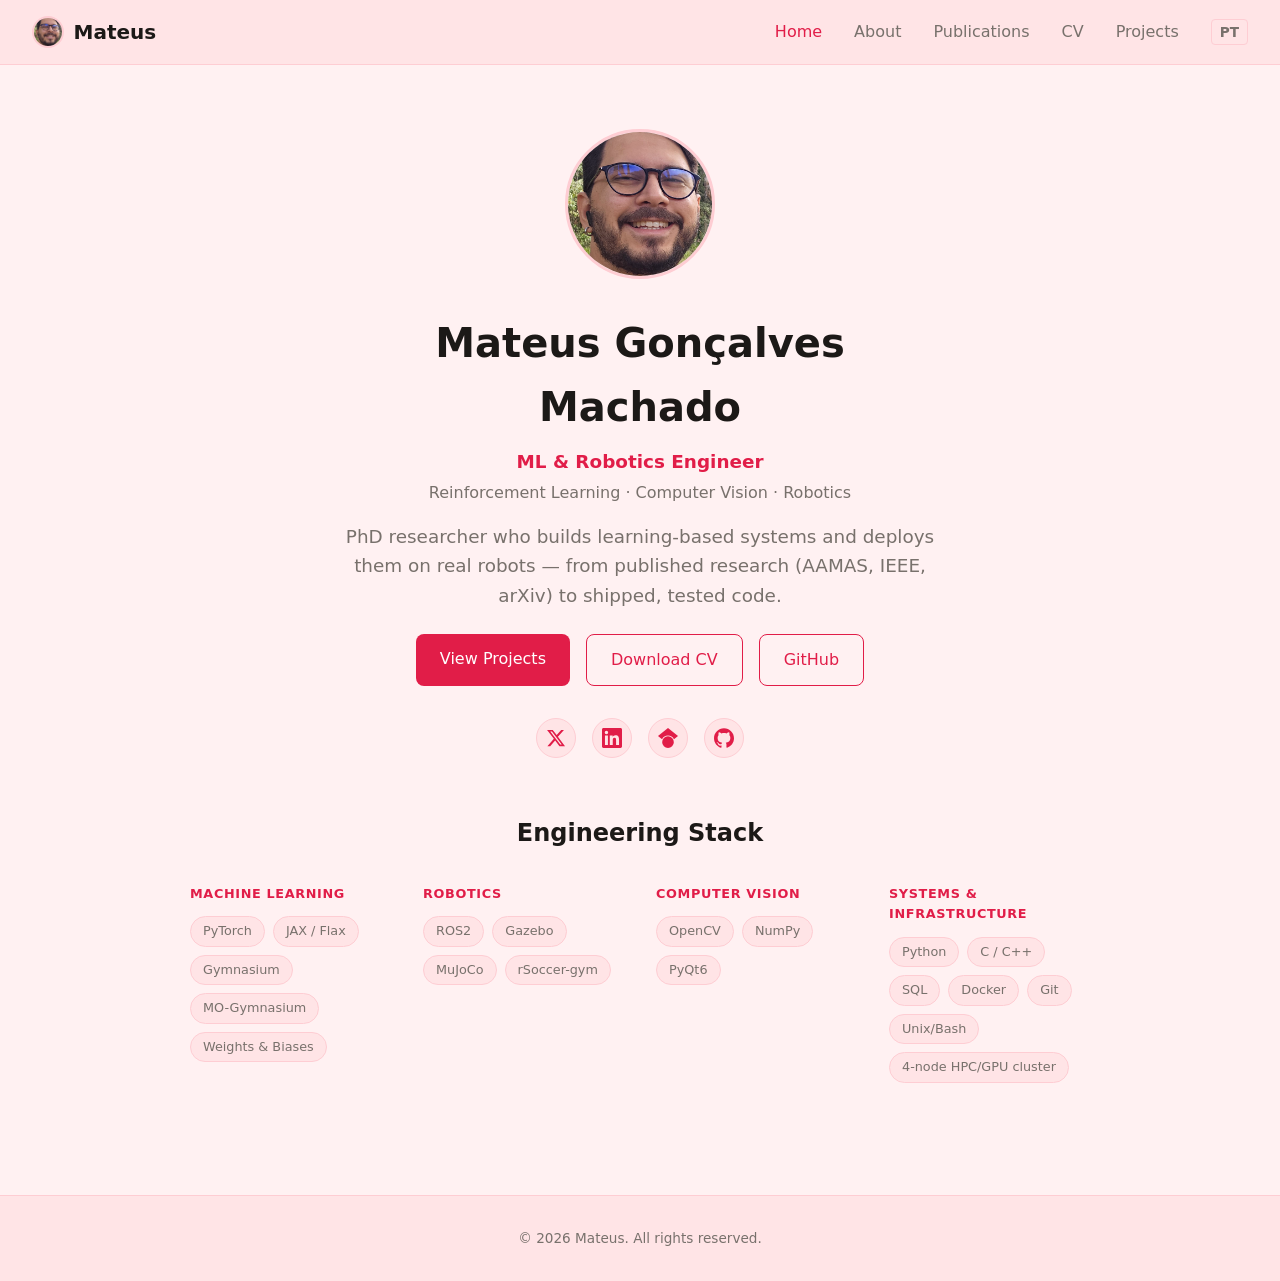
<file: index.html>
<!DOCTYPE html>
<html lang="en">
<head>
  <meta charset="UTF-8">
  <meta name="viewport" content="width=device-width, initial-scale=1.0">
  <title>Mateus — Portfolio</title>
  <link rel="stylesheet" href="css/style.css">
  <style>
    .lang-selector {
      display: flex;
      align-items: center;
      justify-content: center;
      min-height: 100vh;
      gap: 2rem;
      flex-direction: column;
    }
    .lang-selector h1 {
      font-size: 2rem;
      margin-bottom: 1rem;
    }
    .lang-options {
      display: flex;
      gap: 1.5rem;
    }
    .lang-options a {
      display: flex;
      align-items: center;
      justify-content: center;
      width: 120px;
      height: 60px;
      border: 2px solid var(--accent);
      border-radius: 0.5rem;
      color: var(--accent);
      text-decoration: none;
      font-weight: 600;
      font-size: 1.1rem;
      transition: background 0.2s, color 0.2s;
    }
    .lang-options a:hover {
      background: var(--accent);
      color: #fff;
    }
  </style>
</head>
<body>
  <main class="lang-selector">
    <h1>Mateus — Portfolio</h1>
    <div class="lang-options">
      <a href="en/index.html">English</a>
      <a href="pt/index.html">Português</a>
    </div>
  </main>

  <script>
    (function() {
      var lang = navigator.language || navigator.userLanguage;
      if (lang && lang.toLowerCase().startsWith('pt')) {
        window.location.replace('pt/index.html');
      } else {
        window.location.replace('en/index.html');
      }
    })();
  </script>
</body>
</html>
</file>
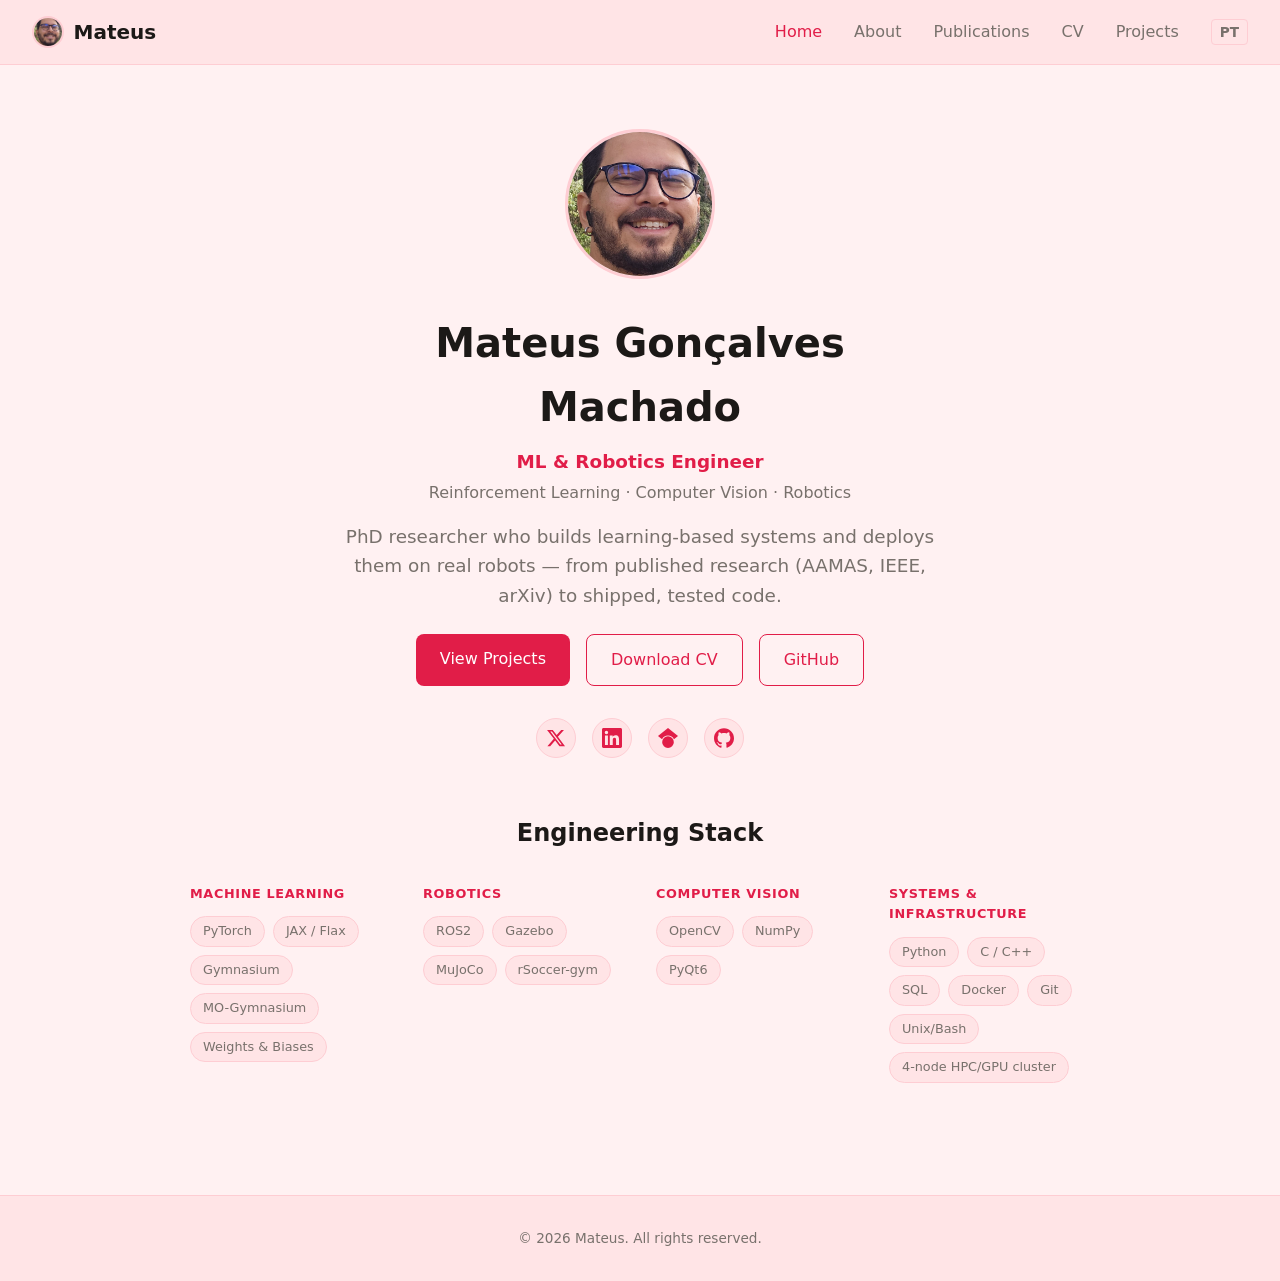
<file: en/index.html>
<!DOCTYPE html>
<html lang="en">
<head>
  <meta charset="UTF-8">
  <meta name="viewport" content="width=device-width, initial-scale=1.0">
  <title>Mateus — Portfolio</title>
  <link rel="stylesheet" href="../css/style.css">
</head>
<body>
  <nav class="nav">
    <a href="index.html" class="nav__logo">
      <img src="../assets/images/avatar.jpg" alt="" class="nav__avatar">
      Mateus
    </a>
    <button class="nav__toggle" aria-label="Toggle navigation" aria-expanded="false">
      <span class="nav__toggle-bar"></span>
      <span class="nav__toggle-bar"></span>
      <span class="nav__toggle-bar"></span>
    </button>
    <ul class="nav__links">
      <li><a href="index.html" class="active">Home</a></li>
      <li><a href="pages/about.html">About</a></li>
      <li><a href="pages/publications.html">Publications</a></li>
      <li><a href="pages/cv.html">CV</a></li>
      <li><a href="pages/projects.html">Projects</a></li>
      <li class="nav__lang"><a href="../pt/index.html" title="Português">PT</a></li>
    </ul>
  </nav>

  <main>
    <section class="hero">
      <div class="hero__content">
        <img src="../assets/images/avatar.jpg" alt="Profile photo" class="hero__photo">
        <h1>Mateus Gonçalves Machado</h1>
        <p class="hero__role">ML &amp; Robotics Engineer</p>
        <p class="hero__skills">Reinforcement Learning · Computer Vision · Robotics</p>
        <p class="hero__tagline">PhD researcher who builds learning-based systems and deploys them on real robots — from published research (AAMAS, IEEE, arXiv) to shipped, tested code.</p>
        <div class="hero__cta">
          <a href="pages/projects.html" class="btn">View Projects</a>
          <a href="pages/cv.html" class="btn btn--outline">Download CV</a>
          <a href="https://github.com/goncamateus" target="_blank" rel="noopener" class="btn btn--outline">GitHub</a>
        </div>
        <div class="hero__socials">
          <a href="https://x.com/MateusGM" target="_blank" rel="noopener" aria-label="X (Twitter)">
            <svg viewBox="0 0 24 24" width="20" height="20" fill="currentColor"><path d="M18.244 2.25h3.308l-7.227 8.26 8.502 11.24H16.17l-5.214-6.817L4.99 21.75H1.68l7.73-8.835L1.254 2.25H8.08l4.713 6.231zm-1.161 17.52h1.833L7.084 4.126H5.117z"/></svg>
          </a>
          <a href="https://www.linkedin.com/in/mateusgmachado/" target="_blank" rel="noopener" aria-label="LinkedIn">
            <svg viewBox="0 0 24 24" width="20" height="20" fill="currentColor"><path d="M20.447 20.452h-3.554v-5.569c0-1.328-.027-3.037-1.852-3.037-1.853 0-2.136 1.445-2.136 2.939v5.667H9.351V9h3.414v1.561h.046c.477-.9 1.637-1.85 3.37-1.85 3.601 0 4.267 2.37 4.267 5.455v6.286zM5.337 7.433a2.062 2.062 0 01-2.063-2.065 2.064 2.064 0 112.063 2.065zm1.782 13.019H3.555V9h3.564v11.452zM22.225 0H1.771C.792 0 0 .774 0 1.729v20.542C0 23.227.792 24 1.771 24h20.451C23.2 24 24 23.227 24 22.271V1.729C24 .774 23.2 0 22.222 0h.003z"/></svg>
          </a>
          <a href="https://scholar.google.com.br/citations?user=6LQ3XhQAAAAJ&hl=pt-BR" target="_blank" rel="noopener" aria-label="Google Scholar">
            <svg viewBox="0 0 24 24" width="20" height="20" fill="currentColor"><path d="M12 24a7 7 0 110-14 7 7 0 010 14zm0-24L0 9.5l4.838 3.94A8 8 0 0112 9a8 8 0 017.162 4.44L24 9.5 12 0z"/></svg>
          </a>
          <a href="https://github.com/goncamateus" target="_blank" rel="noopener" aria-label="GitHub">
            <svg viewBox="0 0 24 24" width="20" height="20" fill="currentColor"><path d="M12 .297c-6.63 0-12 5.373-12 12 0 5.303 3.438 9.8 8.205 11.385.6.113.82-.258.82-.577 0-.285-.01-1.04-.015-2.04-3.338.724-4.042-1.61-4.042-1.61C4.422 18.07 3.633 17.7 3.633 17.7c-1.087-.744.084-.729.084-.729 1.205.084 1.838 1.236 1.838 1.236 1.07 1.835 2.809 1.305 3.495.998.108-.776.417-1.305.76-1.605-2.665-.3-5.466-1.332-5.466-5.93 0-1.31.465-2.38 1.235-3.22-.135-.303-.54-1.523.105-3.176 0 0 1.005-.322 3.3 1.23.96-.267 1.98-.399 3-.405 1.02.006 2.04.138 3 .405 2.28-1.552 3.285-1.23 3.285-1.23.645 1.653.24 2.873.12 3.176.765.84 1.23 1.91 1.23 3.22 0 4.61-2.805 5.625-5.475 5.92.42.36.81 1.096.81 2.22 0 1.606-.015 2.896-.015 3.286 0 .315.21.69.825.57C20.565 22.092 24 17.592 24 12.297c0-6.627-5.373-12-12-12"/></svg>
          </a>
        </div>
      </div>
    </section>

    <section class="stack-section">
      <h2>Engineering Stack</h2>
      <div class="stack-grid">
        <div class="stack-group">
          <h3>Machine Learning</h3>
          <div class="tag-list">
            <span class="tag">PyTorch</span>
            <span class="tag">JAX / Flax</span>
            <span class="tag">Gymnasium</span>
            <span class="tag">MO-Gymnasium</span>
            <span class="tag">Weights &amp; Biases</span>
          </div>
        </div>
        <div class="stack-group">
          <h3>Robotics</h3>
          <div class="tag-list">
            <span class="tag">ROS2</span>
            <span class="tag">Gazebo</span>
            <span class="tag">MuJoCo</span>
            <span class="tag">rSoccer-gym</span>
          </div>
        </div>
        <div class="stack-group">
          <h3>Computer Vision</h3>
          <div class="tag-list">
            <span class="tag">OpenCV</span>
            <span class="tag">NumPy</span>
            <span class="tag">PyQt6</span>
          </div>
        </div>
        <div class="stack-group">
          <h3>Systems &amp; Infrastructure</h3>
          <div class="tag-list">
            <span class="tag">Python</span>
            <span class="tag">C / C++</span>
            <span class="tag">SQL</span>
            <span class="tag">Docker</span>
            <span class="tag">Git</span>
            <span class="tag">Unix/Bash</span>
            <span class="tag">4-node HPC/GPU cluster</span>
          </div>
        </div>
      </div>
    </section>
  </main>

  <footer class="footer">
    <p>&copy; 2026 Mateus. All rights reserved.</p>
  </footer>

  <script src="../js/main.js"></script>
</body>
</html>
</file>
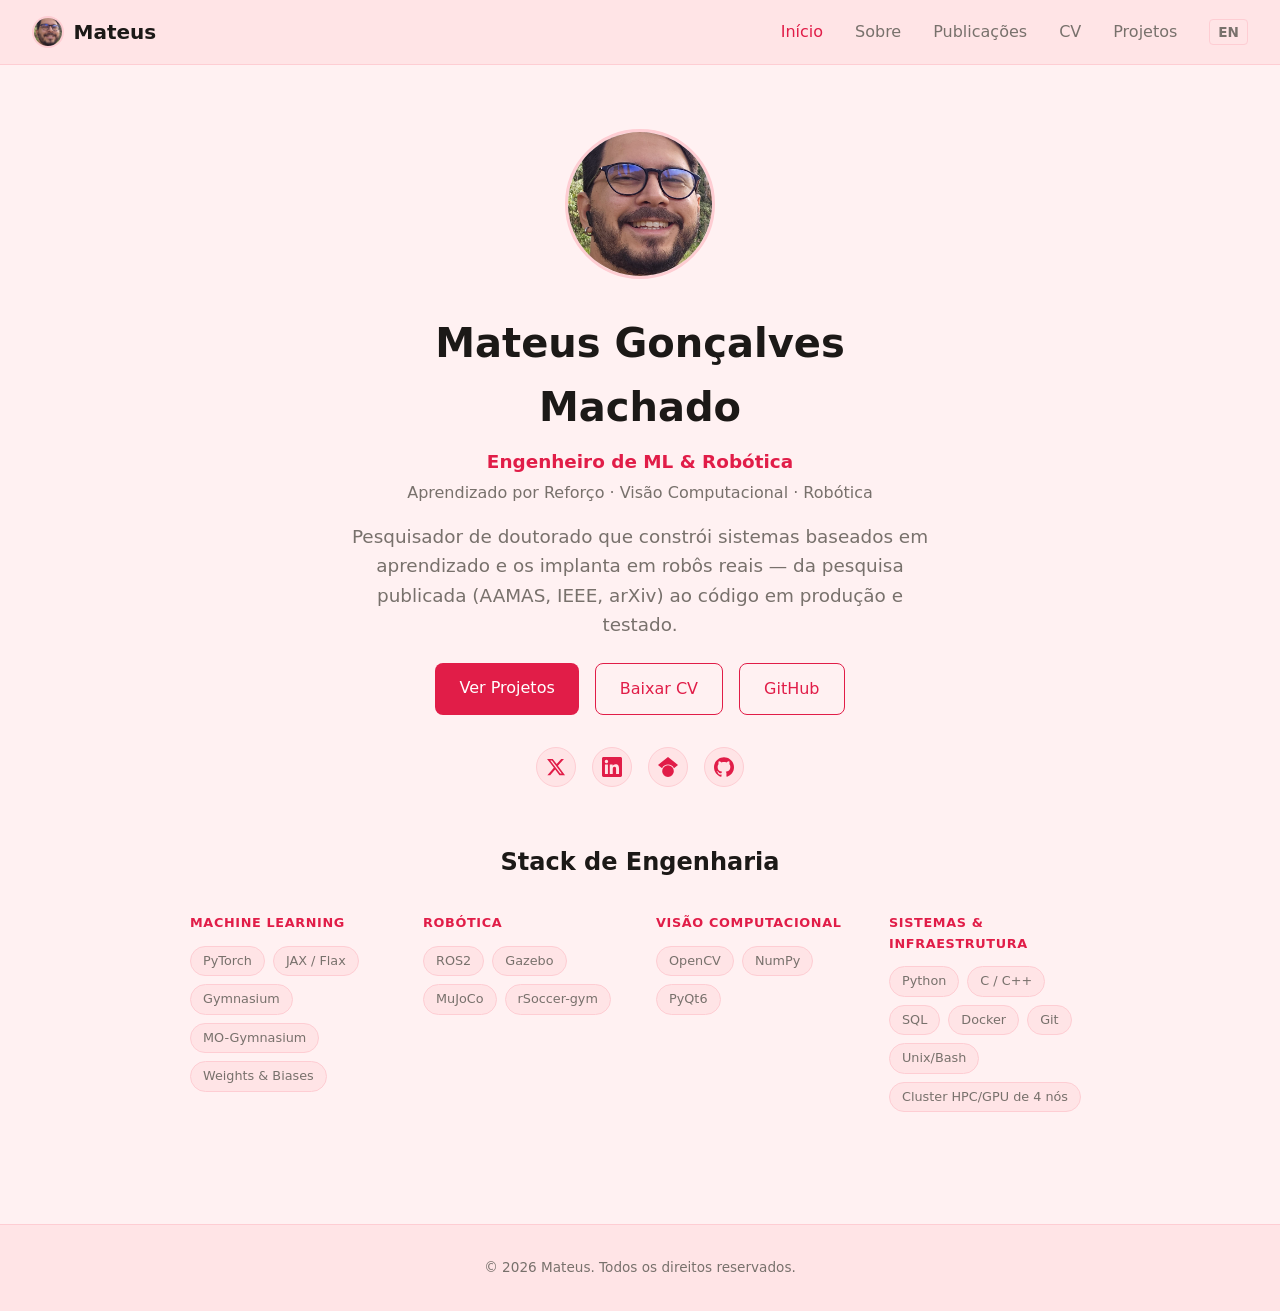
<file: pt/index.html>
<!DOCTYPE html>
<html lang="pt-BR">
<head>
  <meta charset="UTF-8">
  <meta name="viewport" content="width=device-width, initial-scale=1.0">
  <title>Mateus — Portfólio</title>
  <link rel="stylesheet" href="../css/style.css">
</head>
<body>
  <nav class="nav">
    <a href="index.html" class="nav__logo">
      <img src="../assets/images/avatar.jpg" alt="" class="nav__avatar">
      Mateus
    </a>
    <button class="nav__toggle" aria-label="Alternar navegação" aria-expanded="false">
      <span class="nav__toggle-bar"></span>
      <span class="nav__toggle-bar"></span>
      <span class="nav__toggle-bar"></span>
    </button>
    <ul class="nav__links">
      <li><a href="index.html" class="active">Início</a></li>
      <li><a href="pages/about.html">Sobre</a></li>
      <li><a href="pages/publications.html">Publicações</a></li>
      <li><a href="pages/cv.html">CV</a></li>
      <li><a href="pages/projects.html">Projetos</a></li>
      <li class="nav__lang"><a href="../en/index.html" title="English">EN</a></li>
    </ul>
  </nav>

  <main>
    <section class="hero">
      <div class="hero__content">
        <img src="../assets/images/avatar.jpg" alt="Foto de perfil" class="hero__photo">
        <h1>Mateus Gonçalves Machado</h1>
        <p class="hero__role">Engenheiro de ML &amp; Robótica</p>
        <p class="hero__skills">Aprendizado por Reforço · Visão Computacional · Robótica</p>
        <p class="hero__tagline">Pesquisador de doutorado que constrói sistemas baseados em aprendizado e os implanta em robôs reais — da pesquisa publicada (AAMAS, IEEE, arXiv) ao código em produção e testado.</p>
        <div class="hero__cta">
          <a href="pages/projects.html" class="btn">Ver Projetos</a>
          <a href="pages/cv.html" class="btn btn--outline">Baixar CV</a>
          <a href="https://github.com/goncamateus" target="_blank" rel="noopener" class="btn btn--outline">GitHub</a>
        </div>
        <div class="hero__socials">
          <a href="https://x.com/MateusGM" target="_blank" rel="noopener" aria-label="X (Twitter)">
            <svg viewBox="0 0 24 24" width="20" height="20" fill="currentColor"><path d="M18.244 2.25h3.308l-7.227 8.26 8.502 11.24H16.17l-5.214-6.817L4.99 21.75H1.68l7.73-8.835L1.254 2.25H8.08l4.713 6.231zm-1.161 17.52h1.833L7.084 4.126H5.117z"/></svg>
          </a>
          <a href="https://www.linkedin.com/in/mateusgmachado/" target="_blank" rel="noopener" aria-label="LinkedIn">
            <svg viewBox="0 0 24 24" width="20" height="20" fill="currentColor"><path d="M20.447 20.452h-3.554v-5.569c0-1.328-.027-3.037-1.852-3.037-1.853 0-2.136 1.445-2.136 2.939v5.667H9.351V9h3.414v1.561h.046c.477-.9 1.637-1.85 3.37-1.85 3.601 0 4.267 2.37 4.267 5.455v6.286zM5.337 7.433a2.062 2.062 0 01-2.063-2.065 2.064 2.064 0 112.063 2.065zm1.782 13.019H3.555V9h3.564v11.452zM22.225 0H1.771C.792 0 0 .774 0 1.729v20.542C0 23.227.792 24 1.771 24h20.451C23.2 24 24 23.227 24 22.271V1.729C24 .774 23.2 0 22.222 0h.003z"/></svg>
          </a>
          <a href="https://scholar.google.com.br/citations?user=6LQ3XhQAAAAJ&hl=pt-BR" target="_blank" rel="noopener" aria-label="Google Scholar">
            <svg viewBox="0 0 24 24" width="20" height="20" fill="currentColor"><path d="M12 24a7 7 0 110-14 7 7 0 010 14zm0-24L0 9.5l4.838 3.94A8 8 0 0112 9a8 8 0 017.162 4.44L24 9.5 12 0z"/></svg>
          </a>
          <a href="https://github.com/goncamateus" target="_blank" rel="noopener" aria-label="GitHub">
            <svg viewBox="0 0 24 24" width="20" height="20" fill="currentColor"><path d="M12 .297c-6.63 0-12 5.373-12 12 0 5.303 3.438 9.8 8.205 11.385.6.113.82-.258.82-.577 0-.285-.01-1.04-.015-2.04-3.338.724-4.042-1.61-4.042-1.61C4.422 18.07 3.633 17.7 3.633 17.7c-1.087-.744.084-.729.084-.729 1.205.084 1.838 1.236 1.838 1.236 1.07 1.835 2.809 1.305 3.495.998.108-.776.417-1.305.76-1.605-2.665-.3-5.466-1.332-5.466-5.93 0-1.31.465-2.38 1.235-3.22-.135-.303-.54-1.523.105-3.176 0 0 1.005-.322 3.3 1.23.96-.267 1.98-.399 3-.405 1.02.006 2.04.138 3 .405 2.28-1.552 3.285-1.23 3.285-1.23.645 1.653.24 2.873.12 3.176.765.84 1.23 1.91 1.23 3.22 0 4.61-2.805 5.625-5.475 5.92.42.36.81 1.096.81 2.22 0 1.606-.015 2.896-.015 3.286 0 .315.21.69.825.57C20.565 22.092 24 17.592 24 12.297c0-6.627-5.373-12-12-12"/></svg>
          </a>
        </div>
      </div>
    </section>

    <section class="stack-section">
      <h2>Stack de Engenharia</h2>
      <div class="stack-grid">
        <div class="stack-group">
          <h3>Machine Learning</h3>
          <div class="tag-list">
            <span class="tag">PyTorch</span>
            <span class="tag">JAX / Flax</span>
            <span class="tag">Gymnasium</span>
            <span class="tag">MO-Gymnasium</span>
            <span class="tag">Weights &amp; Biases</span>
          </div>
        </div>
        <div class="stack-group">
          <h3>Robótica</h3>
          <div class="tag-list">
            <span class="tag">ROS2</span>
            <span class="tag">Gazebo</span>
            <span class="tag">MuJoCo</span>
            <span class="tag">rSoccer-gym</span>
          </div>
        </div>
        <div class="stack-group">
          <h3>Visão Computacional</h3>
          <div class="tag-list">
            <span class="tag">OpenCV</span>
            <span class="tag">NumPy</span>
            <span class="tag">PyQt6</span>
          </div>
        </div>
        <div class="stack-group">
          <h3>Sistemas &amp; Infraestrutura</h3>
          <div class="tag-list">
            <span class="tag">Python</span>
            <span class="tag">C / C++</span>
            <span class="tag">SQL</span>
            <span class="tag">Docker</span>
            <span class="tag">Git</span>
            <span class="tag">Unix/Bash</span>
            <span class="tag">Cluster HPC/GPU de 4 nós</span>
          </div>
        </div>
      </div>
    </section>
  </main>

  <footer class="footer">
    <p>&copy; 2026 Mateus. Todos os direitos reservados.</p>
  </footer>

  <script src="../js/main.js"></script>
</body>
</html>
</file>
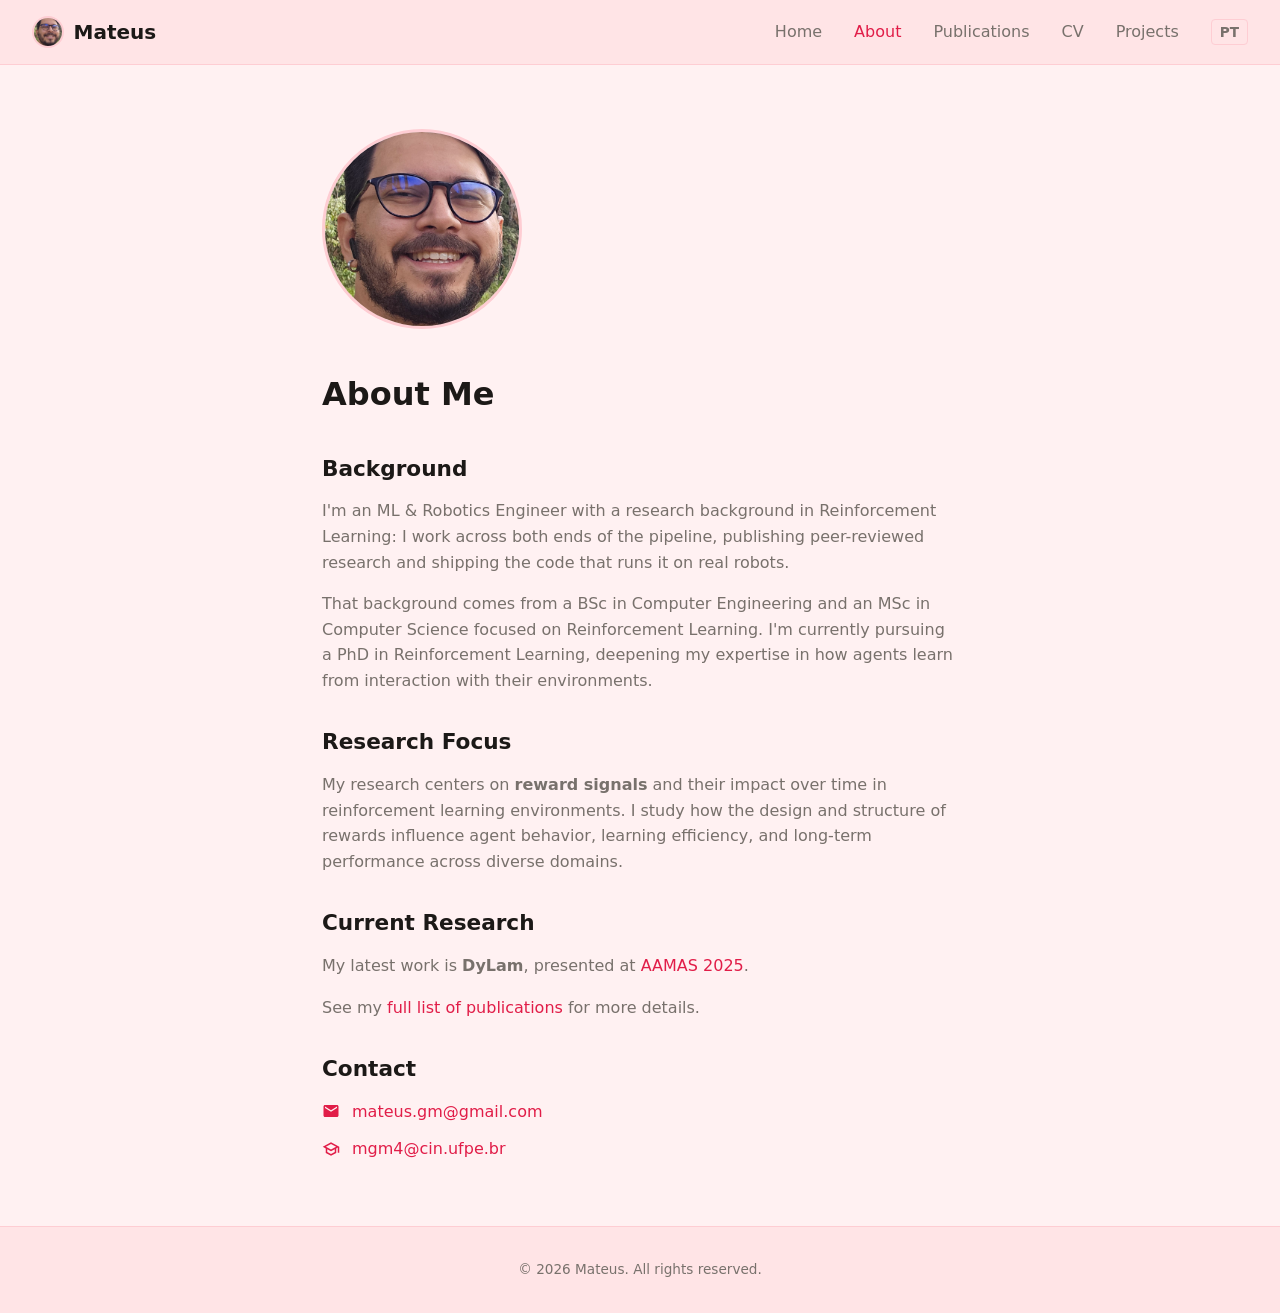
<file: en/pages/about.html>
<!DOCTYPE html>
<html lang="en">
<head>
  <meta charset="UTF-8">
  <meta name="viewport" content="width=device-width, initial-scale=1.0">
  <title>About — Mateus</title>
  <link rel="stylesheet" href="../../css/style.css">
</head>
<body>
  <nav class="nav">
    <a href="../index.html" class="nav__logo">
      <img src="../../assets/images/avatar.jpg" alt="" class="nav__avatar">
      Mateus
    </a>
    <button class="nav__toggle" aria-label="Toggle navigation" aria-expanded="false">
      <span class="nav__toggle-bar"></span>
      <span class="nav__toggle-bar"></span>
      <span class="nav__toggle-bar"></span>
    </button>
    <ul class="nav__links">
      <li><a href="../index.html">Home</a></li>
      <li><a href="about.html" class="active">About</a></li>
      <li><a href="publications.html">Publications</a></li>
      <li><a href="cv.html">CV</a></li>
      <li><a href="projects.html">Projects</a></li>
      <li class="nav__lang"><a href="../../pt/pages/about.html" title="Português">PT</a></li>
    </ul>
  </nav>

  <main class="about">
    <img src="../../assets/images/avatar.jpg" alt="Mateus headshot" class="about__photo">
    <h1>About Me</h1>

    <h2>Background</h2>
    <p>I'm an ML &amp; Robotics Engineer with a research background in Reinforcement Learning: I work across both ends of the pipeline, publishing peer-reviewed research and shipping the code that runs it on real robots.</p>

    <p>That background comes from a BSc in Computer Engineering and an MSc in Computer Science focused on Reinforcement Learning. I'm currently pursuing a PhD in Reinforcement Learning, deepening my expertise in how agents learn from interaction with their environments.</p>

    <h2>Research Focus</h2>
    <p>My research centers on <strong>reward signals</strong> and their impact over time in reinforcement learning environments. I study how the design and structure of rewards influence agent behavior, learning efficiency, and long-term performance across diverse domains.</p>

    <h2>Current Research</h2>
    <p>My latest work is <strong>DyLam</strong>, presented at <a href="https://ifaamas.csc.liv.ac.uk/Proceedings/aamas2025/pdfs/p2651.pdf" target="_blank" rel="noopener">AAMAS 2025</a>.</p>

    <p>See my <a href="publications.html">full list of publications</a> for more details.</p>

    <h2>Contact</h2>
    <ul class="contact-list">
      <li>
        <svg viewBox="0 0 24 24" width="18" height="18" fill="currentColor"><path d="M20 4H4c-1.1 0-1.99.9-1.99 2L2 18c0 1.1.9 2 2 2h16c1.1 0 2-.9 2-2V6c0-1.1-.9-2-2-2zm0 4l-8 5-8-5V6l8 5 8-5v2z"/></svg>
        <a href="mailto:mateus.gm@gmail.com">mateus.gm@gmail.com</a>
      </li>
      <li>
        <svg viewBox="0 0 24 24" width="18" height="18" fill="currentColor"><path d="M12 3L1 9l4 2.18v6L12 21l7-3.82v-6l2-1.09V17h2V9L12 3zm6.82 6L12 12.72 5.18 9 12 5.28 18.82 9zM17 15.99l-5 2.73-5-2.73v-3.72L12 15l5-2.73v3.72z"/></svg>
        <a href="mailto:mgm4@cin.ufpe.br">mgm4@cin.ufpe.br</a>
      </li>
    </ul>
  </main>

  <footer class="footer">
    <p>&copy; 2026 Mateus. All rights reserved.</p>
  </footer>

  <script src="../../js/main.js"></script>
</body>
</html>
</file>
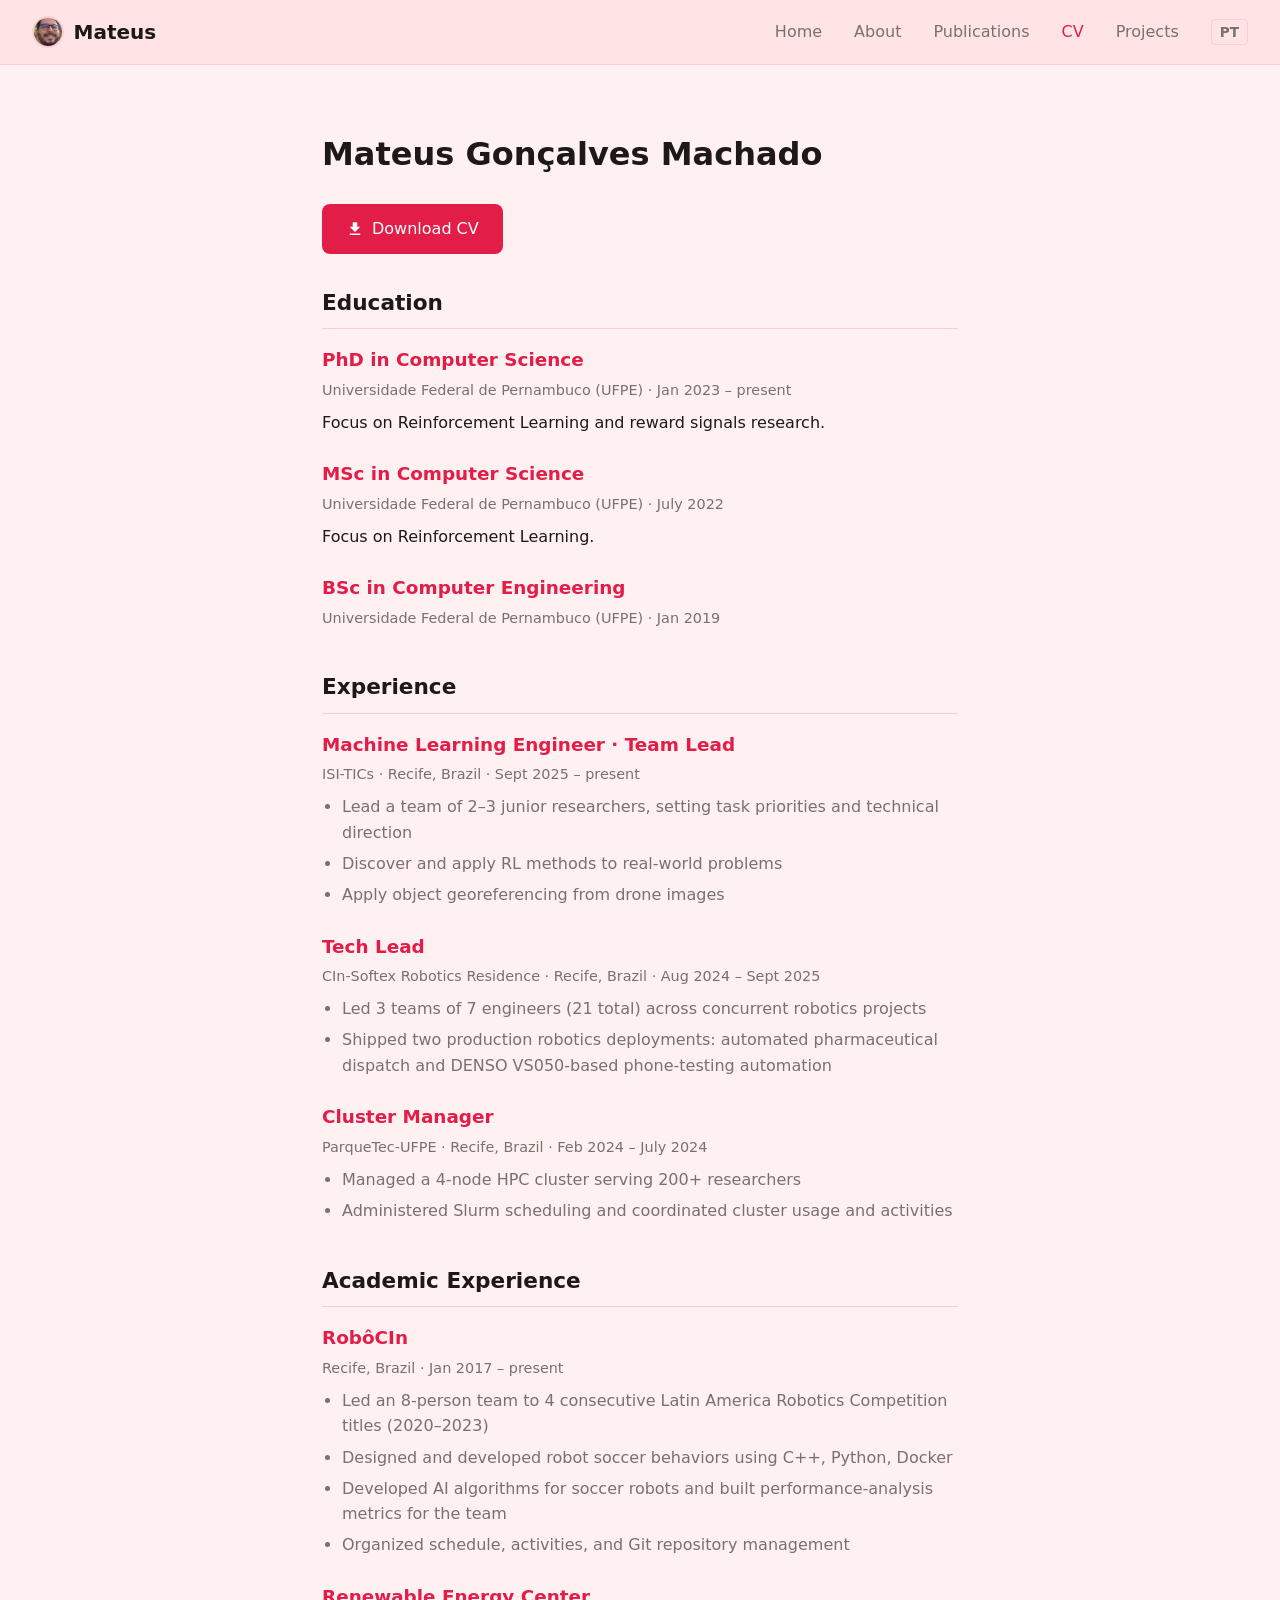
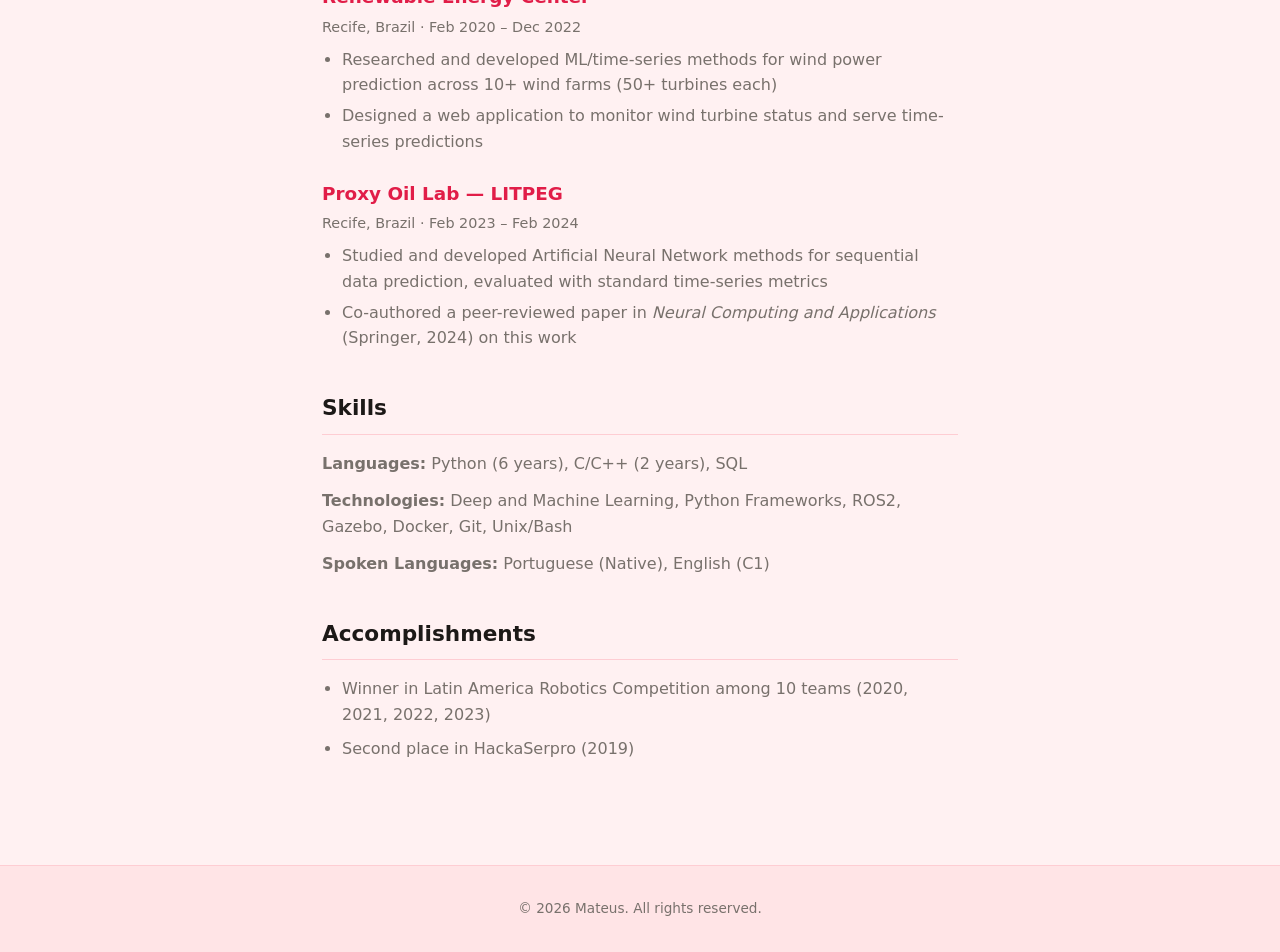
<file: en/pages/cv.html>
<!DOCTYPE html>
<html lang="en">
<head>
  <meta charset="UTF-8">
  <meta name="viewport" content="width=device-width, initial-scale=1.0">
  <title>CV — Mateus</title>
  <link rel="stylesheet" href="../../css/style.css">
</head>
<body>
  <nav class="nav">
    <a href="../index.html" class="nav__logo">
      <img src="../../assets/images/avatar.jpg" alt="" class="nav__avatar">
      Mateus
    </a>
    <button class="nav__toggle" aria-label="Toggle navigation" aria-expanded="false">
      <span class="nav__toggle-bar"></span>
      <span class="nav__toggle-bar"></span>
      <span class="nav__toggle-bar"></span>
    </button>
    <ul class="nav__links">
      <li><a href="../index.html">Home</a></li>
      <li><a href="about.html">About</a></li>
      <li><a href="publications.html">Publications</a></li>
      <li><a href="cv.html" class="active">CV</a></li>
      <li><a href="projects.html">Projects</a></li>
      <li class="nav__lang"><a href="../../pt/pages/cv.html" title="Português">PT</a></li>
    </ul>
  </nav>

  <main class="cv">
    <h1>Mateus Gonçalves Machado</h1>

    <div class="cv__download">
      <a href="../../assets/cv/Mateus_Goncalves_Machado_CV.pdf" class="btn btn--download" download>
        <svg viewBox="0 0 24 24" width="18" height="18" fill="currentColor"><path d="M19 9h-4V3H9v6H5l7 7 7-7zM5 18v2h14v-2H5z"/></svg>
        Download CV
      </a>
    </div>

    <section class="cv__section">
      <h2>Education</h2>
      <div class="cv__item">
        <h3>PhD in Computer Science</h3>
        <p class="cv__meta">Universidade Federal de Pernambuco (UFPE) · Jan 2023 – present</p>
        <p>Focus on Reinforcement Learning and reward signals research.</p>
      </div>
      <div class="cv__item">
        <h3>MSc in Computer Science</h3>
        <p class="cv__meta">Universidade Federal de Pernambuco (UFPE) · July 2022</p>
        <p>Focus on Reinforcement Learning.</p>
      </div>
      <div class="cv__item">
        <h3>BSc in Computer Engineering</h3>
        <p class="cv__meta">Universidade Federal de Pernambuco (UFPE) · Jan 2019</p>
      </div>
    </section>

    <section class="cv__section">
      <h2>Experience</h2>
      <div class="cv__item">
        <h3>Machine Learning Engineer · Team Lead</h3>
        <p class="cv__meta">ISI-TICs · Recife, Brazil · Sept 2025 – present</p>
        <ul>
          <li>Lead a team of 2–3 junior researchers, setting task priorities and technical direction</li>
          <li>Discover and apply RL methods to real-world problems</li>
          <li>Apply object georeferencing from drone images</li>
        </ul>
      </div>
      <div class="cv__item">
        <h3>Tech Lead</h3>
        <p class="cv__meta">CIn-Softex Robotics Residence · Recife, Brazil · Aug 2024 – Sept 2025</p>
        <ul>
          <li>Led 3 teams of 7 engineers (21 total) across concurrent robotics projects</li>
          <li>Shipped two production robotics deployments: automated pharmaceutical dispatch and DENSO VS050-based phone-testing automation</li>
        </ul>
      </div>
      <div class="cv__item">
        <h3>Cluster Manager</h3>
        <p class="cv__meta">ParqueTec-UFPE · Recife, Brazil · Feb 2024 – July 2024</p>
        <ul>
          <li>Managed a 4-node HPC cluster serving 200+ researchers</li>
          <li>Administered Slurm scheduling and coordinated cluster usage and activities</li>
        </ul>
      </div>
    </section>

    <section class="cv__section">
      <h2>Academic Experience</h2>
      <div class="cv__item">
        <h3>RobôCIn</h3>
        <p class="cv__meta">Recife, Brazil · Jan 2017 – present</p>
        <ul>
          <li>Led an 8-person team to 4 consecutive Latin America Robotics Competition titles (2020–2023)</li>
          <li>Designed and developed robot soccer behaviors using C++, Python, Docker</li>
          <li>Developed AI algorithms for soccer robots and built performance-analysis metrics for the team</li>
          <li>Organized schedule, activities, and Git repository management</li>
        </ul>
      </div>
      <div class="cv__item">
        <h3>Renewable Energy Center</h3>
        <p class="cv__meta">Recife, Brazil · Feb 2020 – Dec 2022</p>
        <ul>
          <li>Researched and developed ML/time-series methods for wind power prediction across 10+ wind farms (50+ turbines each)</li>
          <li>Designed a web application to monitor wind turbine status and serve time-series predictions</li>
        </ul>
      </div>
      <div class="cv__item">
        <h3>Proxy Oil Lab — LITPEG</h3>
        <p class="cv__meta">Recife, Brazil · Feb 2023 – Feb 2024</p>
        <ul>
          <li>Studied and developed Artificial Neural Network methods for sequential data prediction, evaluated with standard time-series metrics</li>
          <li>Co-authored a peer-reviewed paper in <em>Neural Computing and Applications</em> (Springer, 2024) on this work</li>
        </ul>
      </div>
    </section>

    <section class="cv__section">
      <h2>Skills</h2>
      <div class="cv__skills">
        <p><strong>Languages:</strong> Python (6 years), C/C++ (2 years), SQL</p>
        <p><strong>Technologies:</strong> Deep and Machine Learning, Python Frameworks, ROS2, Gazebo, Docker, Git, Unix/Bash</p>
        <p><strong>Spoken Languages:</strong> Portuguese (Native), English (C1)</p>
      </div>
    </section>

    <section class="cv__section">
      <h2>Accomplishments</h2>
      <ul>
        <li>Winner in Latin America Robotics Competition among 10 teams (2020, 2021, 2022, 2023)</li>
        <li>Second place in HackaSerpro (2019)</li>
      </ul>
    </section>
  </main>

  <footer class="footer">
    <p>&copy; 2026 Mateus. All rights reserved.</p>
  </footer>

  <script src="../../js/main.js"></script>
</body>
</html>
</file>
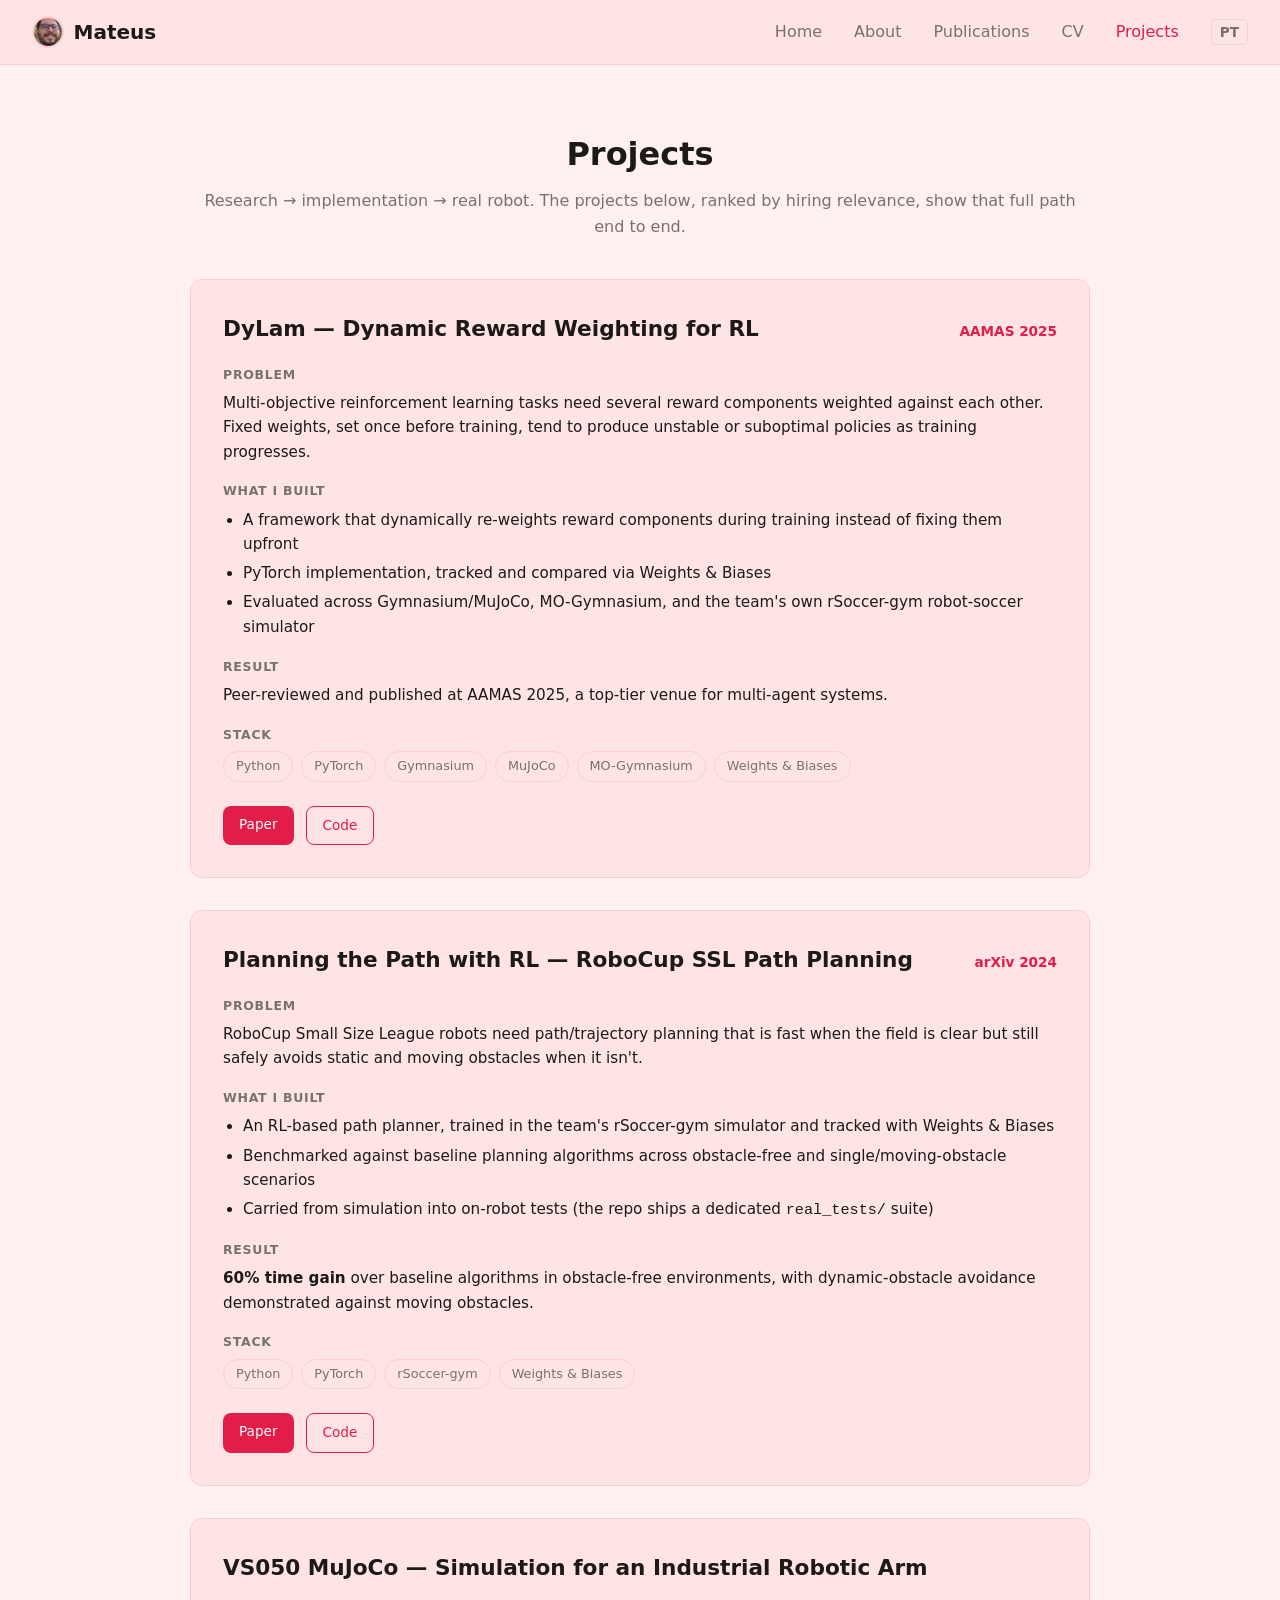
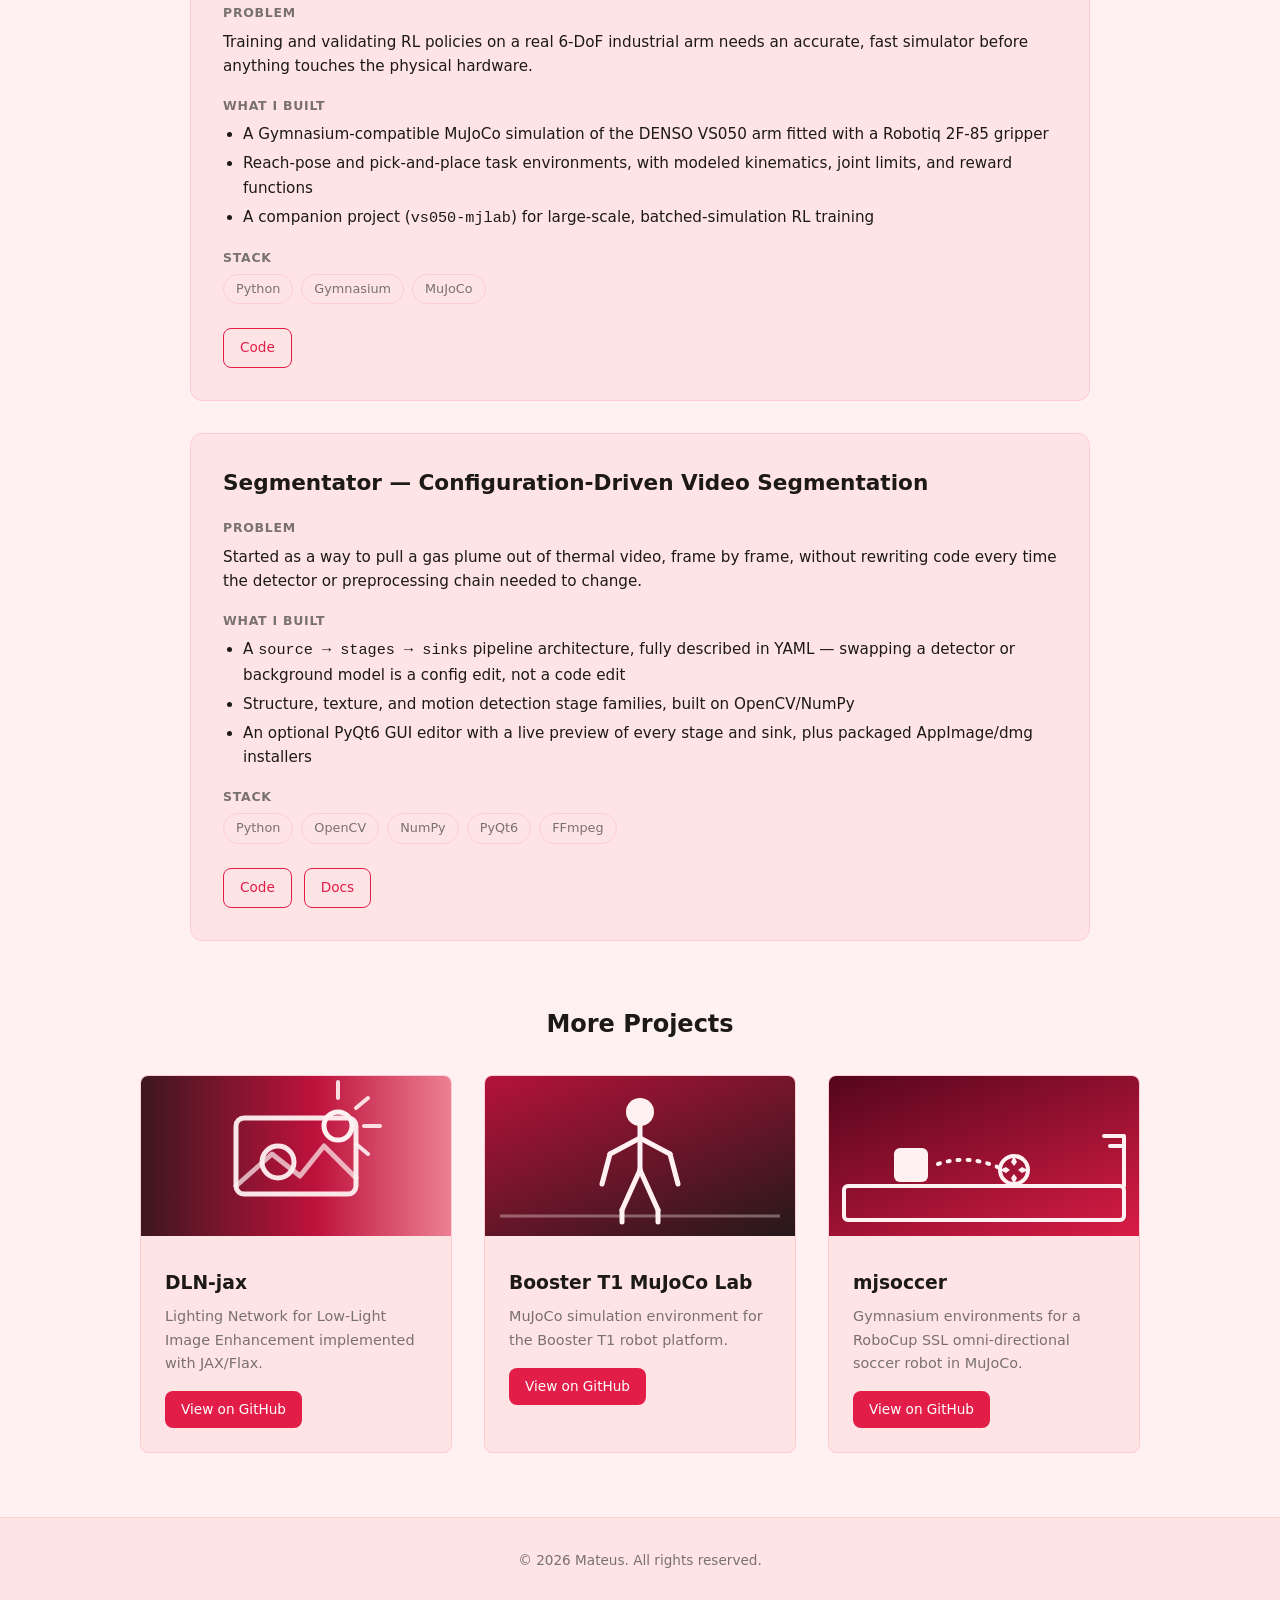
<file: en/pages/projects.html>
<!DOCTYPE html>
<html lang="en">
<head>
  <meta charset="UTF-8">
  <meta name="viewport" content="width=device-width, initial-scale=1.0">
  <title>Projects — Mateus</title>
  <link rel="stylesheet" href="../../css/style.css">
</head>
<body>
  <nav class="nav">
    <a href="../index.html" class="nav__logo">
      <img src="../../assets/images/avatar.jpg" alt="" class="nav__avatar">
      Mateus
    </a>
    <button class="nav__toggle" aria-label="Toggle navigation" aria-expanded="false">
      <span class="nav__toggle-bar"></span>
      <span class="nav__toggle-bar"></span>
      <span class="nav__toggle-bar"></span>
    </button>
    <ul class="nav__links">
      <li><a href="../index.html">Home</a></li>
      <li><a href="about.html">About</a></li>
      <li><a href="publications.html">Publications</a></li>
      <li><a href="cv.html">CV</a></li>
      <li><a href="projects.html" class="active">Projects</a></li>
      <li class="nav__lang"><a href="../../pt/pages/projects.html" title="Português">PT</a></li>
    </ul>
  </nav>

  <main>
    <h1 class="page-title">Projects</h1>

    <section class="flagship-section">
      <p class="section-subtitle">Research → implementation → real robot. The projects below, ranked by hiring relevance, show that full path end to end.</p>
      <div class="flagship-grid">

        <article class="flagship-card">
          <div class="flagship-card__header">
            <h3>DyLam — Dynamic Reward Weighting for RL</h3>
            <span class="flagship-card__venue">AAMAS 2025</span>
          </div>
          <div class="flagship-card__section">
            <h4>Problem</h4>
            <p>Multi-objective reinforcement learning tasks need several reward components weighted against each other. Fixed weights, set once before training, tend to produce unstable or suboptimal policies as training progresses.</p>
          </div>
          <div class="flagship-card__section">
            <h4>What I built</h4>
            <ul>
              <li>A framework that dynamically re-weights reward components during training instead of fixing them upfront</li>
              <li>PyTorch implementation, tracked and compared via Weights &amp; Biases</li>
              <li>Evaluated across Gymnasium/MuJoCo, MO-Gymnasium, and the team's own rSoccer-gym robot-soccer simulator</li>
            </ul>
          </div>
          <div class="flagship-card__section">
            <h4>Result</h4>
            <p>Peer-reviewed and published at AAMAS 2025, a top-tier venue for multi-agent systems.</p>
          </div>
          <div class="flagship-card__section">
            <h4>Stack</h4>
            <div class="tag-list">
              <span class="tag">Python</span><span class="tag">PyTorch</span><span class="tag">Gymnasium</span><span class="tag">MuJoCo</span><span class="tag">MO-Gymnasium</span><span class="tag">Weights &amp; Biases</span>
            </div>
          </div>
          <div class="flagship-card__links">
            <a href="https://ifaamas.csc.liv.ac.uk/Proceedings/aamas2025/pdfs/p2651.pdf" target="_blank" rel="noopener" class="btn btn--sm">Paper</a>
            <a href="https://github.com/goncamateus/dylam" target="_blank" rel="noopener" class="btn btn--sm btn--outline">Code</a>
          </div>
        </article>

        <article class="flagship-card">
          <div class="flagship-card__header">
            <h3>Planning the Path with RL — RoboCup SSL Path Planning</h3>
            <span class="flagship-card__venue">arXiv 2024</span>
          </div>
          <div class="flagship-card__section">
            <h4>Problem</h4>
            <p>RoboCup Small Size League robots need path/trajectory planning that is fast when the field is clear but still safely avoids static and moving obstacles when it isn't.</p>
          </div>
          <div class="flagship-card__section">
            <h4>What I built</h4>
            <ul>
              <li>An RL-based path planner, trained in the team's rSoccer-gym simulator and tracked with Weights &amp; Biases</li>
              <li>Benchmarked against baseline planning algorithms across obstacle-free and single/moving-obstacle scenarios</li>
              <li>Carried from simulation into on-robot tests (the repo ships a dedicated <code>real_tests/</code> suite)</li>
            </ul>
          </div>
          <div class="flagship-card__section">
            <h4>Result</h4>
            <p><strong>60% time gain</strong> over baseline algorithms in obstacle-free environments, with dynamic-obstacle avoidance demonstrated against moving obstacles.</p>
          </div>
          <div class="flagship-card__section">
            <h4>Stack</h4>
            <div class="tag-list">
              <span class="tag">Python</span><span class="tag">PyTorch</span><span class="tag">rSoccer-gym</span><span class="tag">Weights &amp; Biases</span>
            </div>
          </div>
          <div class="flagship-card__links">
            <a href="https://arxiv.org/abs/2404.15410" target="_blank" rel="noopener" class="btn btn--sm">Paper</a>
            <a href="https://github.com/goncamateus/Planning-the-path-with-rl" target="_blank" rel="noopener" class="btn btn--sm btn--outline">Code</a>
          </div>
        </article>

        <article class="flagship-card">
          <div class="flagship-card__header">
            <h3>VS050 MuJoCo — Simulation for an Industrial Robotic Arm</h3>
          </div>
          <div class="flagship-card__section">
            <h4>Problem</h4>
            <p>Training and validating RL policies on a real 6-DoF industrial arm needs an accurate, fast simulator before anything touches the physical hardware.</p>
          </div>
          <div class="flagship-card__section">
            <h4>What I built</h4>
            <ul>
              <li>A Gymnasium-compatible MuJoCo simulation of the DENSO VS050 arm fitted with a Robotiq 2F-85 gripper</li>
              <li>Reach-pose and pick-and-place task environments, with modeled kinematics, joint limits, and reward functions</li>
              <li>A companion project (<code>vs050-mjlab</code>) for large-scale, batched-simulation RL training</li>
            </ul>
          </div>
          <div class="flagship-card__section">
            <h4>Stack</h4>
            <div class="tag-list">
              <span class="tag">Python</span><span class="tag">Gymnasium</span><span class="tag">MuJoCo</span>
            </div>
          </div>
          <div class="flagship-card__links">
            <a href="https://github.com/goncamateus/vs050_mujoco" target="_blank" rel="noopener" class="btn btn--sm btn--outline">Code</a>
          </div>
        </article>

        <article class="flagship-card">
          <div class="flagship-card__header">
            <h3>Segmentator — Configuration-Driven Video Segmentation</h3>
          </div>
          <div class="flagship-card__section">
            <h4>Problem</h4>
            <p>Started as a way to pull a gas plume out of thermal video, frame by frame, without rewriting code every time the detector or preprocessing chain needed to change.</p>
          </div>
          <div class="flagship-card__section">
            <h4>What I built</h4>
            <ul>
              <li>A <code>source → stages → sinks</code> pipeline architecture, fully described in YAML — swapping a detector or background model is a config edit, not a code edit</li>
              <li>Structure, texture, and motion detection stage families, built on OpenCV/NumPy</li>
              <li>An optional PyQt6 GUI editor with a live preview of every stage and sink, plus packaged AppImage/dmg installers</li>
            </ul>
          </div>
          <div class="flagship-card__section">
            <h4>Stack</h4>
            <div class="tag-list">
              <span class="tag">Python</span><span class="tag">OpenCV</span><span class="tag">NumPy</span><span class="tag">PyQt6</span><span class="tag">FFmpeg</span>
            </div>
          </div>
          <div class="flagship-card__links">
            <a href="https://github.com/goncamateus/segmentator" target="_blank" rel="noopener" class="btn btn--sm btn--outline">Code</a>
            <a href="https://goncamateus.github.io/segmentator/" target="_blank" rel="noopener" class="btn btn--sm btn--outline">Docs</a>
          </div>
        </article>

      </div>
    </section>

    <h2 class="section-title">More Projects</h2>
    <div class="project-grid">
      <article class="project-card">
        <img src="../../assets/images/projects/dln-jax.svg" alt="DLN-jax">
        <div class="project-card__content">
          <h3>DLN-jax</h3>
          <p>Lighting Network for Low-Light Image Enhancement implemented with JAX/Flax.</p>
          <a href="https://github.com/goncamateus/DLN-jax" target="_blank" rel="noopener" class="btn btn--sm">View on GitHub</a>
        </div>
      </article>

      <article class="project-card">
        <img src="../../assets/images/projects/booster-t1-mujoco.svg" alt="booster-t1-mjlab">
        <div class="project-card__content">
          <h3>Booster T1 MuJoCo Lab</h3>
          <p>MuJoCo simulation environment for the Booster T1 robot platform.</p>
          <a href="https://github.com/goncamateus/booster-t1-mjlab" target="_blank" rel="noopener" class="btn btn--sm">View on GitHub</a>
        </div>
      </article>

      <article class="project-card">
        <img src="../../assets/images/projects/mjsoccer.svg" alt="mjsoccer">
        <div class="project-card__content">
          <h3>mjsoccer</h3>
          <p>Gymnasium environments for a RoboCup SSL omni-directional soccer robot in MuJoCo.</p>
          <a href="https://github.com/goncamateus/mjsoccer" target="_blank" rel="noopener" class="btn btn--sm">View on GitHub</a>
        </div>
      </article>
    </div>
  </main>

  <footer class="footer">
    <p>&copy; 2026 Mateus. All rights reserved.</p>
  </footer>

  <script src="../../js/main.js"></script>
</body>
</html>
</file>
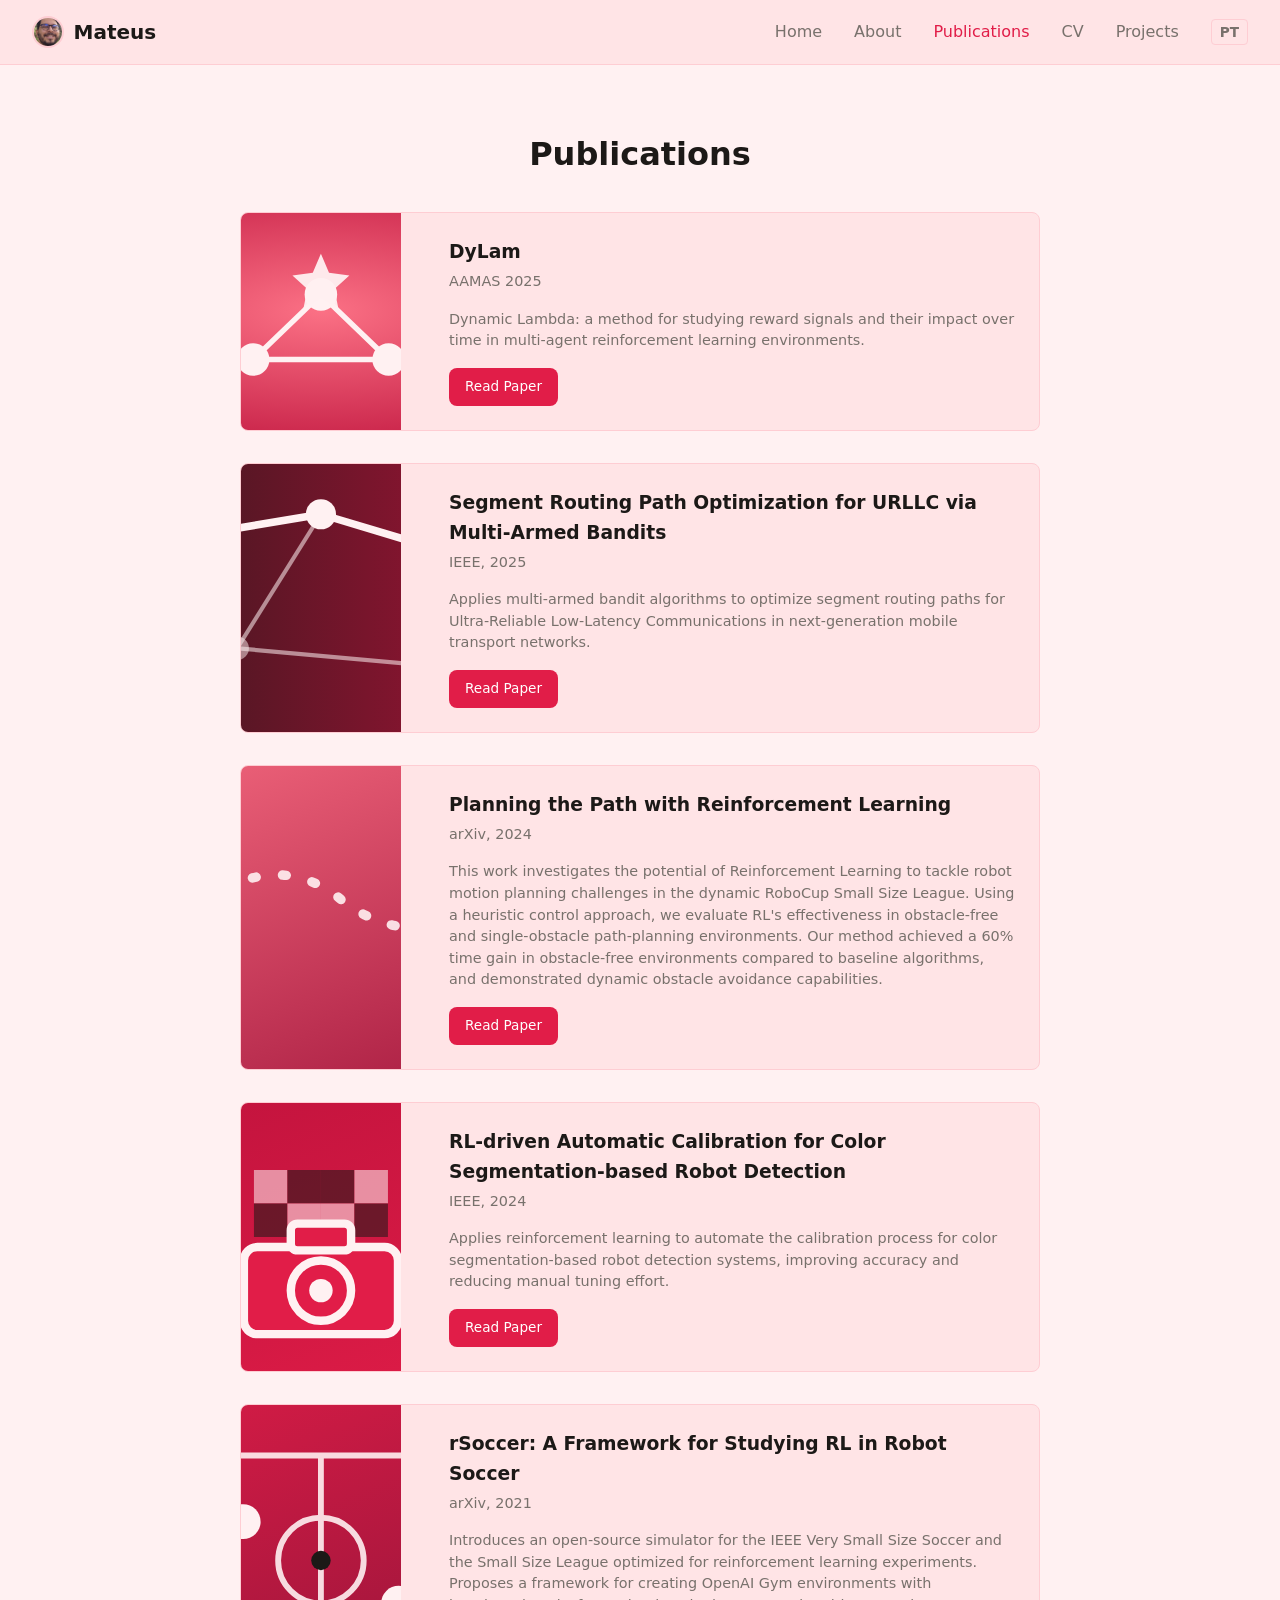
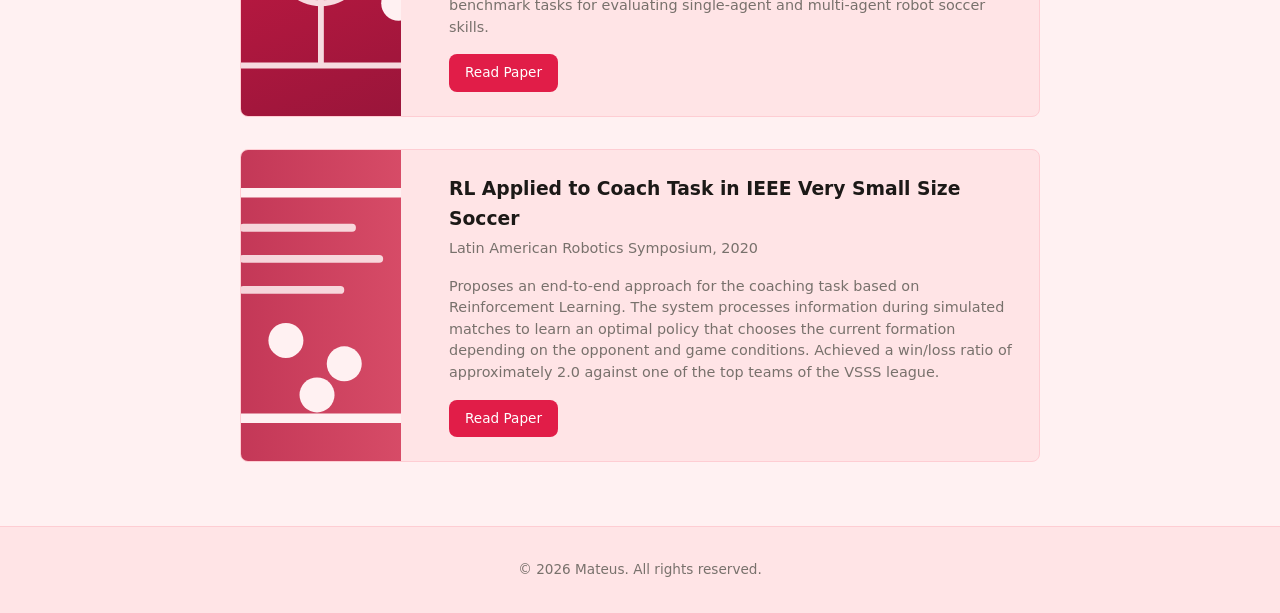
<file: en/pages/publications.html>
<!DOCTYPE html>
<html lang="en">
<head>
  <meta charset="UTF-8">
  <meta name="viewport" content="width=device-width, initial-scale=1.0">
  <title>Publications — Mateus</title>
  <link rel="stylesheet" href="../../css/style.css">
</head>
<body>
  <nav class="nav">
    <a href="../index.html" class="nav__logo">
      <img src="../../assets/images/avatar.jpg" alt="" class="nav__avatar">
      Mateus
    </a>
    <button class="nav__toggle" aria-label="Toggle navigation" aria-expanded="false">
      <span class="nav__toggle-bar"></span>
      <span class="nav__toggle-bar"></span>
      <span class="nav__toggle-bar"></span>
    </button>
    <ul class="nav__links">
      <li><a href="../index.html">Home</a></li>
      <li><a href="about.html">About</a></li>
      <li><a href="publications.html" class="active">Publications</a></li>
      <li><a href="cv.html">CV</a></li>
      <li><a href="projects.html">Projects</a></li>
      <li class="nav__lang"><a href="../../pt/pages/publications.html" title="Português">PT</a></li>
    </ul>
  </nav>

  <main>
    <h1 class="page-title">Publications</h1>

    <div class="pub-list">
      <article class="pub-card">
        <img src="../../assets/images/publications/dylam-aamas2025.svg" alt="DyLam" class="pub-card__img">
        <div class="pub-card__content">
          <h3>DyLam</h3>
          <p class="pub-card__venue">AAMAS 2025</p>
          <p>Dynamic Lambda: a method for studying reward signals and their impact over time in multi-agent reinforcement learning environments.</p>
          <a href="https://ifaamas.csc.liv.ac.uk/Proceedings/aamas2025/pdfs/p2651.pdf" target="_blank" rel="noopener" class="btn btn--sm">Read Paper</a>
        </div>
      </article>

      <article class="pub-card">
        <img src="../../assets/images/publications/segment-routing-mab-ieee2025.svg" alt="Segment Routing" class="pub-card__img">
        <div class="pub-card__content">
          <h3>Segment Routing Path Optimization for URLLC via Multi-Armed Bandits</h3>
          <p class="pub-card__venue">IEEE, 2025</p>
          <p>Applies multi-armed bandit algorithms to optimize segment routing paths for Ultra-Reliable Low-Latency Communications in next-generation mobile transport networks.</p>
          <a href="https://ieeexplore.ieee.org/abstract/document/11478527" target="_blank" rel="noopener" class="btn btn--sm">Read Paper</a>
        </div>
      </article>

      <article class="pub-card">
        <img src="../../assets/images/publications/planning-path-rl-arxiv2024.svg" alt="Planning the path with RL" class="pub-card__img">
        <div class="pub-card__content">
          <h3>Planning the Path with Reinforcement Learning</h3>
          <p class="pub-card__venue">arXiv, 2024</p>
          <p>This work investigates the potential of Reinforcement Learning to tackle robot motion planning challenges in the dynamic RoboCup Small Size League. Using a heuristic control approach, we evaluate RL's effectiveness in obstacle-free and single-obstacle path-planning environments. Our method achieved a 60% time gain in obstacle-free environments compared to baseline algorithms, and demonstrated dynamic obstacle avoidance capabilities.</p>
          <a href="https://arxiv.org/abs/2404.15410" target="_blank" rel="noopener" class="btn btn--sm">Read Paper</a>
        </div>
      </article>

      <article class="pub-card">
        <img src="../../assets/images/publications/rl-calibration-ieee2024.svg" alt="Auto calibration" class="pub-card__img">
        <div class="pub-card__content">
          <h3>RL-driven Automatic Calibration for Color Segmentation-based Robot Detection</h3>
          <p class="pub-card__venue">IEEE, 2024</p>
          <p>Applies reinforcement learning to automate the calibration process for color segmentation-based robot detection systems, improving accuracy and reducing manual tuning effort.</p>
          <a href="https://ieeexplore.ieee.org/abstract/document/10786410" target="_blank" rel="noopener" class="btn btn--sm">Read Paper</a>
        </div>
      </article>

      <article class="pub-card">
        <img src="../../assets/images/publications/rsoccer-arxiv2021.svg" alt="rSoccer" class="pub-card__img">
        <div class="pub-card__content">
          <h3>rSoccer: A Framework for Studying RL in Robot Soccer</h3>
          <p class="pub-card__venue">arXiv, 2021</p>
          <p>Introduces an open-source simulator for the IEEE Very Small Size Soccer and the Small Size League optimized for reinforcement learning experiments. Proposes a framework for creating OpenAI Gym environments with benchmark tasks for evaluating single-agent and multi-agent robot soccer skills.</p>
          <a href="https://arxiv.org/abs/2106.12895" target="_blank" rel="noopener" class="btn btn--sm">Read Paper</a>
        </div>
      </article>

      <article class="pub-card">
        <img src="../../assets/images/publications/rl-coach-vsss-lars2020.svg" alt="Coach task VSSS" class="pub-card__img">
        <div class="pub-card__content">
          <h3>RL Applied to Coach Task in IEEE Very Small Size Soccer</h3>
          <p class="pub-card__venue">Latin American Robotics Symposium, 2020</p>
          <p>Proposes an end-to-end approach for the coaching task based on Reinforcement Learning. The system processes information during simulated matches to learn an optimal policy that chooses the current formation depending on the opponent and game conditions. Achieved a win/loss ratio of approximately 2.0 against one of the top teams of the VSSS league.</p>
          <a href="https://arxiv.org/abs/2011.11785" target="_blank" rel="noopener" class="btn btn--sm">Read Paper</a>
        </div>
      </article>
    </div>
  </main>

  <footer class="footer">
    <p>&copy; 2026 Mateus. All rights reserved.</p>
  </footer>

  <script src="../../js/main.js"></script>
</body>
</html>
</file>
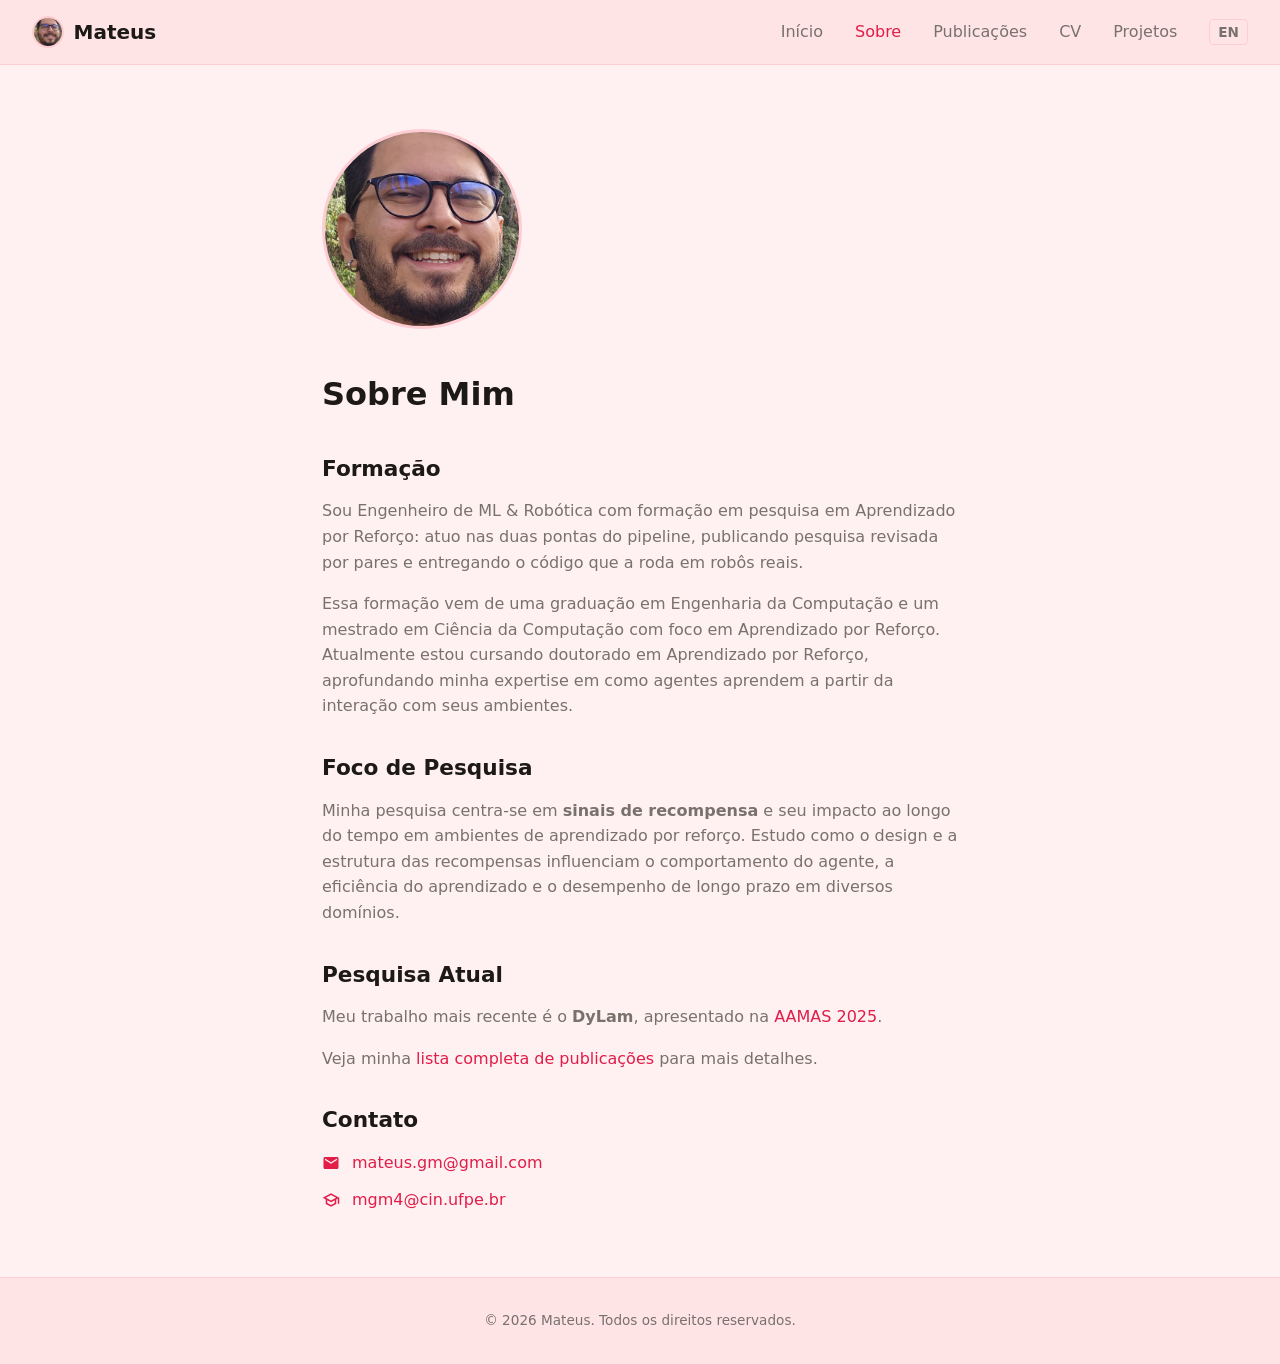
<file: pt/pages/about.html>
<!DOCTYPE html>
<html lang="pt-BR">
<head>
  <meta charset="UTF-8">
  <meta name="viewport" content="width=device-width, initial-scale=1.0">
  <title>Sobre — Mateus</title>
  <link rel="stylesheet" href="../../css/style.css">
</head>
<body>
  <nav class="nav">
    <a href="../index.html" class="nav__logo">
      <img src="../../assets/images/avatar.jpg" alt="" class="nav__avatar">
      Mateus
    </a>
    <button class="nav__toggle" aria-label="Alternar navegação" aria-expanded="false">
      <span class="nav__toggle-bar"></span>
      <span class="nav__toggle-bar"></span>
      <span class="nav__toggle-bar"></span>
    </button>
    <ul class="nav__links">
      <li><a href="../index.html">Início</a></li>
      <li><a href="about.html" class="active">Sobre</a></li>
      <li><a href="publications.html">Publicações</a></li>
      <li><a href="cv.html">CV</a></li>
      <li><a href="projects.html">Projetos</a></li>
      <li class="nav__lang"><a href="../../en/pages/about.html" title="English">EN</a></li>
    </ul>
  </nav>

  <main class="about">
    <img src="../../assets/images/avatar.jpg" alt="Foto de Mateus" class="about__photo">
    <h1>Sobre Mim</h1>

    <h2>Formação</h2>
    <p>Sou Engenheiro de ML &amp; Robótica com formação em pesquisa em Aprendizado por Reforço: atuo nas duas pontas do pipeline, publicando pesquisa revisada por pares e entregando o código que a roda em robôs reais.</p>

    <p>Essa formação vem de uma graduação em Engenharia da Computação e um mestrado em Ciência da Computação com foco em Aprendizado por Reforço. Atualmente estou cursando doutorado em Aprendizado por Reforço, aprofundando minha expertise em como agentes aprendem a partir da interação com seus ambientes.</p>

    <h2>Foco de Pesquisa</h2>
    <p>Minha pesquisa centra-se em <strong>sinais de recompensa</strong> e seu impacto ao longo do tempo em ambientes de aprendizado por reforço. Estudo como o design e a estrutura das recompensas influenciam o comportamento do agente, a eficiência do aprendizado e o desempenho de longo prazo em diversos domínios.</p>

    <h2>Pesquisa Atual</h2>
    <p>Meu trabalho mais recente é o <strong>DyLam</strong>, apresentado na <a href="https://ifaamas.csc.liv.ac.uk/Proceedings/aamas2025/pdfs/p2651.pdf" target="_blank" rel="noopener">AAMAS 2025</a>.</p>

    <p>Veja minha <a href="publications.html">lista completa de publicações</a> para mais detalhes.</p>

    <h2>Contato</h2>
    <ul class="contact-list">
      <li>
        <svg viewBox="0 0 24 24" width="18" height="18" fill="currentColor"><path d="M20 4H4c-1.1 0-1.99.9-1.99 2L2 18c0 1.1.9 2 2 2h16c1.1 0 2-.9 2-2V6c0-1.1-.9-2-2-2zm0 4l-8 5-8-5V6l8 5 8-5v2z"/></svg>
        <a href="mailto:mateus.gm@gmail.com">mateus.gm@gmail.com</a>
      </li>
      <li>
        <svg viewBox="0 0 24 24" width="18" height="18" fill="currentColor"><path d="M12 3L1 9l4 2.18v6L12 21l7-3.82v-6l2-1.09V17h2V9L12 3zm6.82 6L12 12.72 5.18 9 12 5.28 18.82 9zM17 15.99l-5 2.73-5-2.73v-3.72L12 15l5-2.73v3.72z"/></svg>
        <a href="mailto:mgm4@cin.ufpe.br">mgm4@cin.ufpe.br</a>
      </li>
    </ul>
  </main>

  <footer class="footer">
    <p>&copy; 2026 Mateus. Todos os direitos reservados.</p>
  </footer>

  <script src="../../js/main.js"></script>
</body>
</html>
</file>
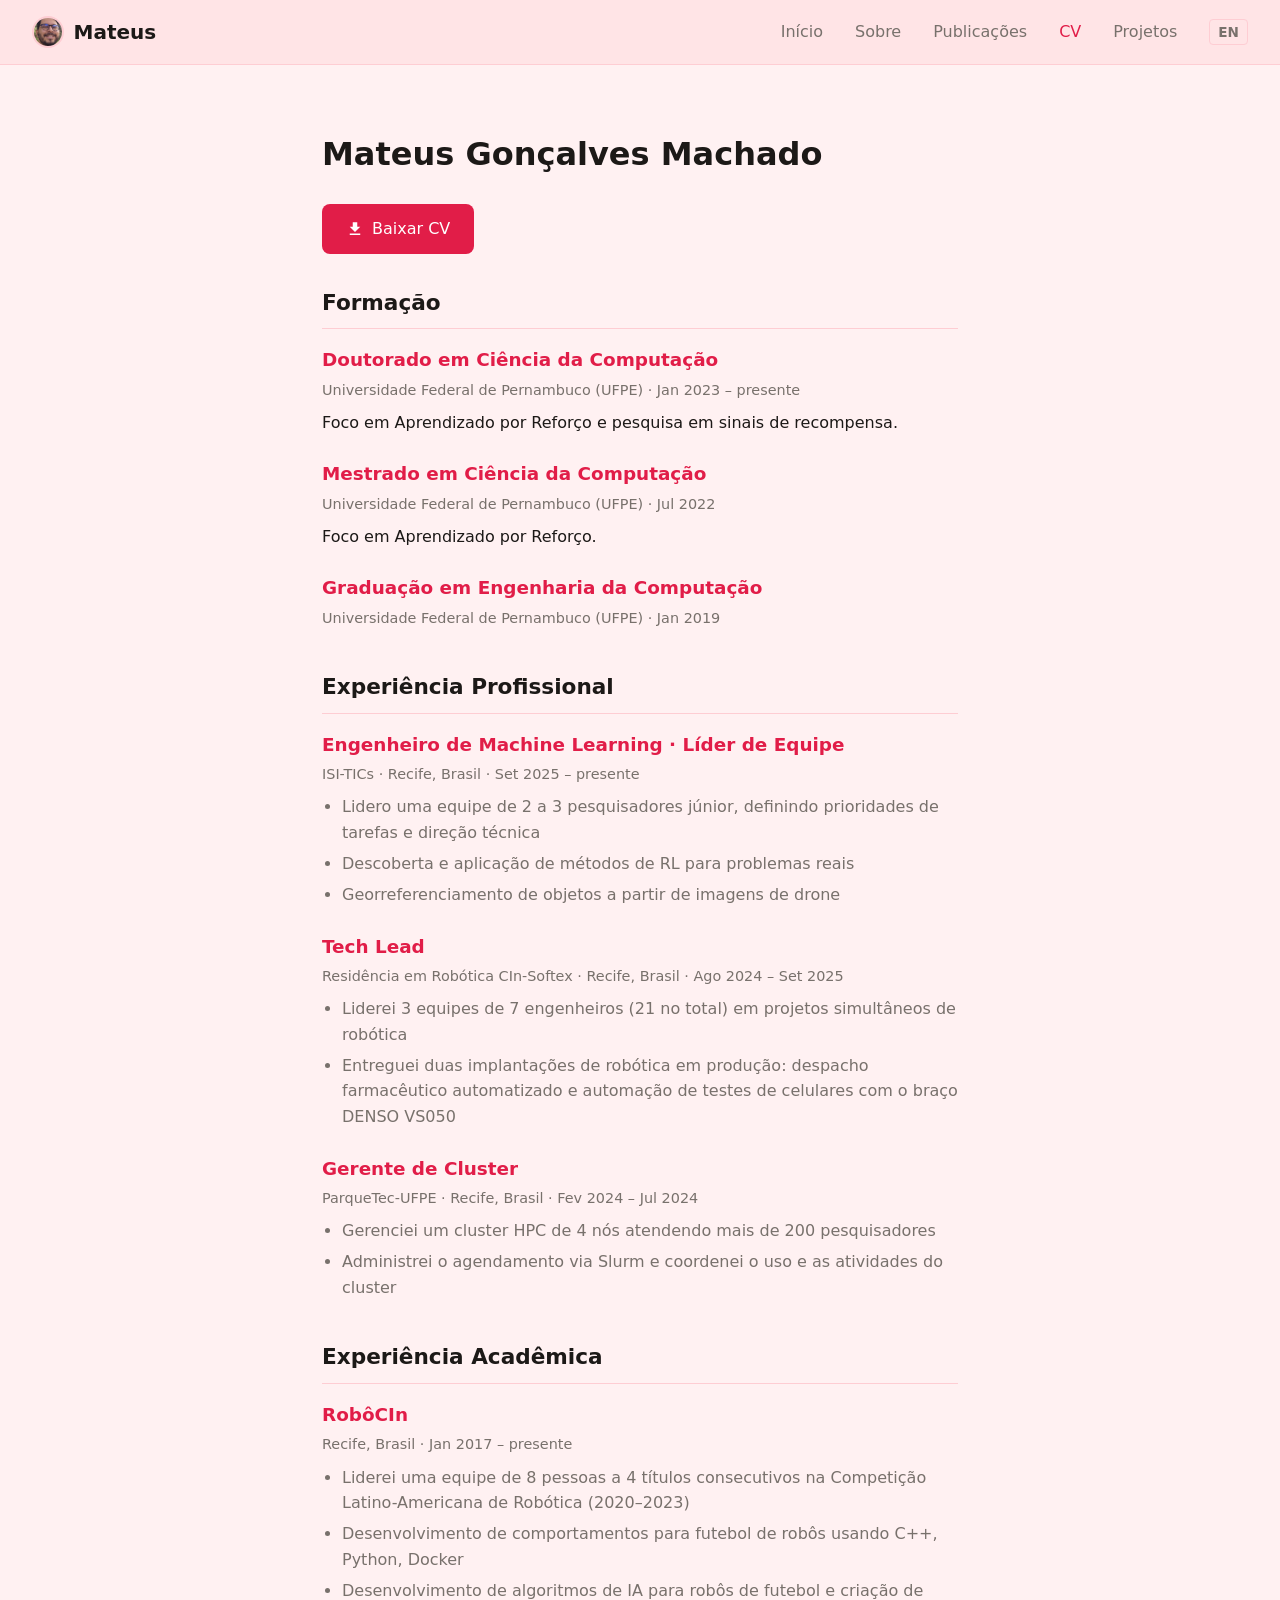
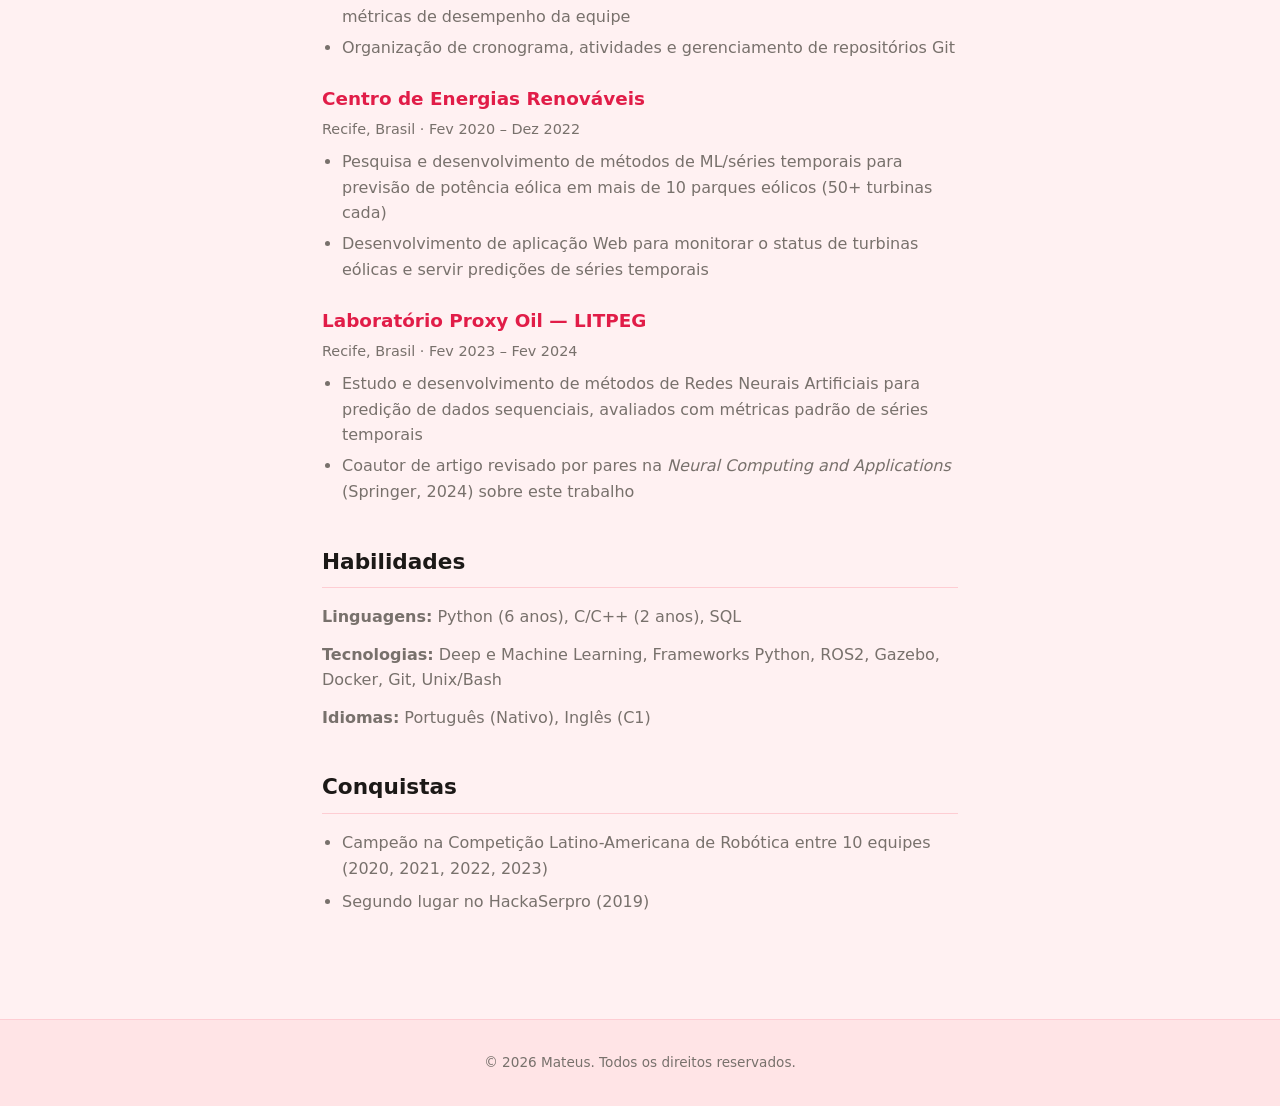
<file: pt/pages/cv.html>
<!DOCTYPE html>
<html lang="pt-BR">
<head>
  <meta charset="UTF-8">
  <meta name="viewport" content="width=device-width, initial-scale=1.0">
  <title>CV — Mateus</title>
  <link rel="stylesheet" href="../../css/style.css">
</head>
<body>
  <nav class="nav">
    <a href="../index.html" class="nav__logo">
      <img src="../../assets/images/avatar.jpg" alt="" class="nav__avatar">
      Mateus
    </a>
    <button class="nav__toggle" aria-label="Alternar navegação" aria-expanded="false">
      <span class="nav__toggle-bar"></span>
      <span class="nav__toggle-bar"></span>
      <span class="nav__toggle-bar"></span>
    </button>
    <ul class="nav__links">
      <li><a href="../index.html">Início</a></li>
      <li><a href="about.html">Sobre</a></li>
      <li><a href="publications.html">Publicações</a></li>
      <li><a href="cv.html" class="active">CV</a></li>
      <li><a href="projects.html">Projetos</a></li>
      <li class="nav__lang"><a href="../../en/pages/cv.html" title="English">EN</a></li>
    </ul>
  </nav>

  <main class="cv">
    <h1>Mateus Gonçalves Machado</h1>

    <div class="cv__download">
      <a href="../../assets/cv/Mateus_Goncalves_Machado_CV.pdf" class="btn btn--download" download>
        <svg viewBox="0 0 24 24" width="18" height="18" fill="currentColor"><path d="M19 9h-4V3H9v6H5l7 7 7-7zM5 18v2h14v-2H5z"/></svg>
        Baixar CV
      </a>
    </div>

    <section class="cv__section">
      <h2>Formação</h2>
      <div class="cv__item">
        <h3>Doutorado em Ciência da Computação</h3>
        <p class="cv__meta">Universidade Federal de Pernambuco (UFPE) · Jan 2023 – presente</p>
        <p>Foco em Aprendizado por Reforço e pesquisa em sinais de recompensa.</p>
      </div>
      <div class="cv__item">
        <h3>Mestrado em Ciência da Computação</h3>
        <p class="cv__meta">Universidade Federal de Pernambuco (UFPE) · Jul 2022</p>
        <p>Foco em Aprendizado por Reforço.</p>
      </div>
      <div class="cv__item">
        <h3>Graduação em Engenharia da Computação</h3>
        <p class="cv__meta">Universidade Federal de Pernambuco (UFPE) · Jan 2019</p>
      </div>
    </section>

    <section class="cv__section">
      <h2>Experiência Profissional</h2>
      <div class="cv__item">
        <h3>Engenheiro de Machine Learning · Líder de Equipe</h3>
        <p class="cv__meta">ISI-TICs · Recife, Brasil · Set 2025 – presente</p>
        <ul>
          <li>Lidero uma equipe de 2 a 3 pesquisadores júnior, definindo prioridades de tarefas e direção técnica</li>
          <li>Descoberta e aplicação de métodos de RL para problemas reais</li>
          <li>Georreferenciamento de objetos a partir de imagens de drone</li>
        </ul>
      </div>
      <div class="cv__item">
        <h3>Tech Lead</h3>
        <p class="cv__meta">Residência em Robótica CIn-Softex · Recife, Brasil · Ago 2024 – Set 2025</p>
        <ul>
          <li>Liderei 3 equipes de 7 engenheiros (21 no total) em projetos simultâneos de robótica</li>
          <li>Entreguei duas implantações de robótica em produção: despacho farmacêutico automatizado e automação de testes de celulares com o braço DENSO VS050</li>
        </ul>
      </div>
      <div class="cv__item">
        <h3>Gerente de Cluster</h3>
        <p class="cv__meta">ParqueTec-UFPE · Recife, Brasil · Fev 2024 – Jul 2024</p>
        <ul>
          <li>Gerenciei um cluster HPC de 4 nós atendendo mais de 200 pesquisadores</li>
          <li>Administrei o agendamento via Slurm e coordenei o uso e as atividades do cluster</li>
        </ul>
      </div>
    </section>

    <section class="cv__section">
      <h2>Experiência Acadêmica</h2>
      <div class="cv__item">
        <h3>RobôCIn</h3>
        <p class="cv__meta">Recife, Brasil · Jan 2017 – presente</p>
        <ul>
          <li>Liderei uma equipe de 8 pessoas a 4 títulos consecutivos na Competição Latino-Americana de Robótica (2020–2023)</li>
          <li>Desenvolvimento de comportamentos para futebol de robôs usando C++, Python, Docker</li>
          <li>Desenvolvimento de algoritmos de IA para robôs de futebol e criação de métricas de desempenho da equipe</li>
          <li>Organização de cronograma, atividades e gerenciamento de repositórios Git</li>
        </ul>
      </div>
      <div class="cv__item">
        <h3>Centro de Energias Renováveis</h3>
        <p class="cv__meta">Recife, Brasil · Fev 2020 – Dez 2022</p>
        <ul>
          <li>Pesquisa e desenvolvimento de métodos de ML/séries temporais para previsão de potência eólica em mais de 10 parques eólicos (50+ turbinas cada)</li>
          <li>Desenvolvimento de aplicação Web para monitorar o status de turbinas eólicas e servir predições de séries temporais</li>
        </ul>
      </div>
      <div class="cv__item">
        <h3>Laboratório Proxy Oil — LITPEG</h3>
        <p class="cv__meta">Recife, Brasil · Fev 2023 – Fev 2024</p>
        <ul>
          <li>Estudo e desenvolvimento de métodos de Redes Neurais Artificiais para predição de dados sequenciais, avaliados com métricas padrão de séries temporais</li>
          <li>Coautor de artigo revisado por pares na <em>Neural Computing and Applications</em> (Springer, 2024) sobre este trabalho</li>
        </ul>
      </div>
    </section>

    <section class="cv__section">
      <h2>Habilidades</h2>
      <div class="cv__skills">
        <p><strong>Linguagens:</strong> Python (6 anos), C/C++ (2 anos), SQL</p>
        <p><strong>Tecnologias:</strong> Deep e Machine Learning, Frameworks Python, ROS2, Gazebo, Docker, Git, Unix/Bash</p>
        <p><strong>Idiomas:</strong> Português (Nativo), Inglês (C1)</p>
      </div>
    </section>

    <section class="cv__section">
      <h2>Conquistas</h2>
      <ul>
        <li>Campeão na Competição Latino-Americana de Robótica entre 10 equipes (2020, 2021, 2022, 2023)</li>
        <li>Segundo lugar no HackaSerpro (2019)</li>
      </ul>
    </section>
  </main>

  <footer class="footer">
    <p>&copy; 2026 Mateus. Todos os direitos reservados.</p>
  </footer>

  <script src="../../js/main.js"></script>
</body>
</html>
</file>
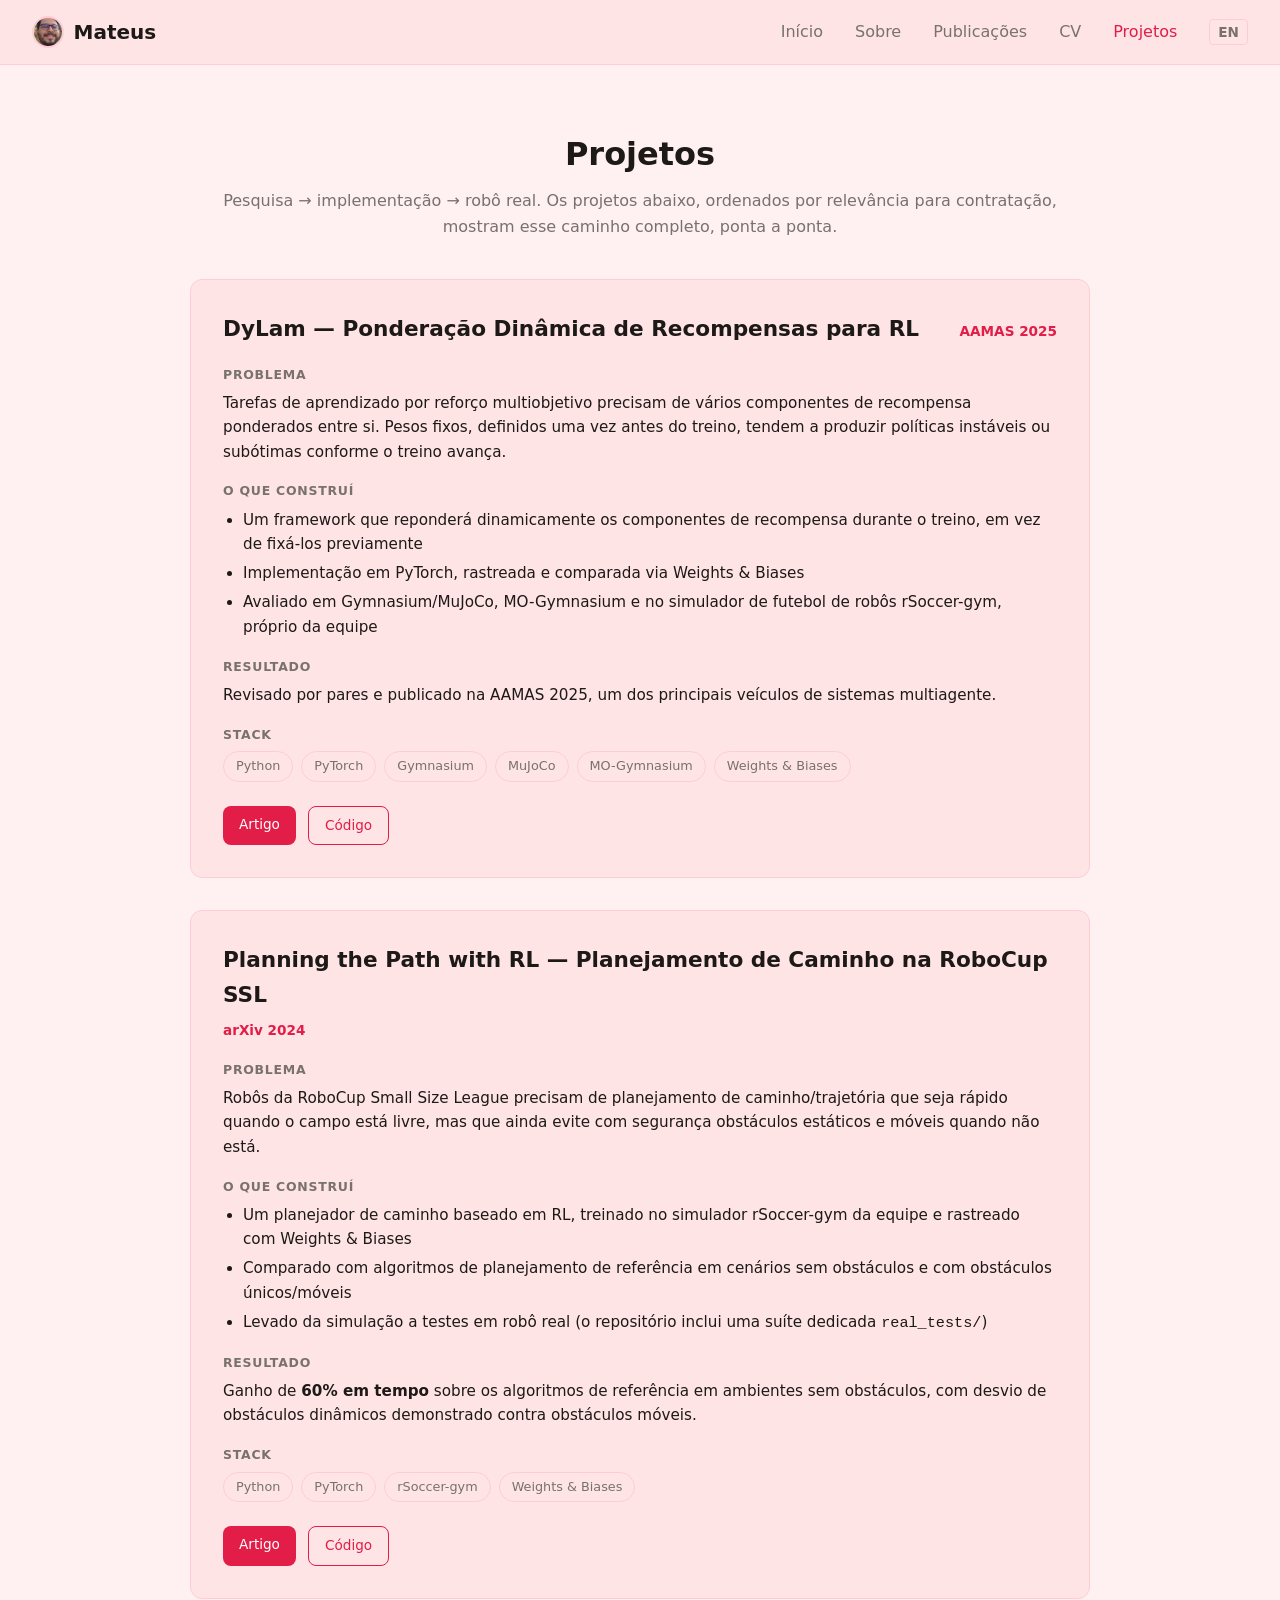
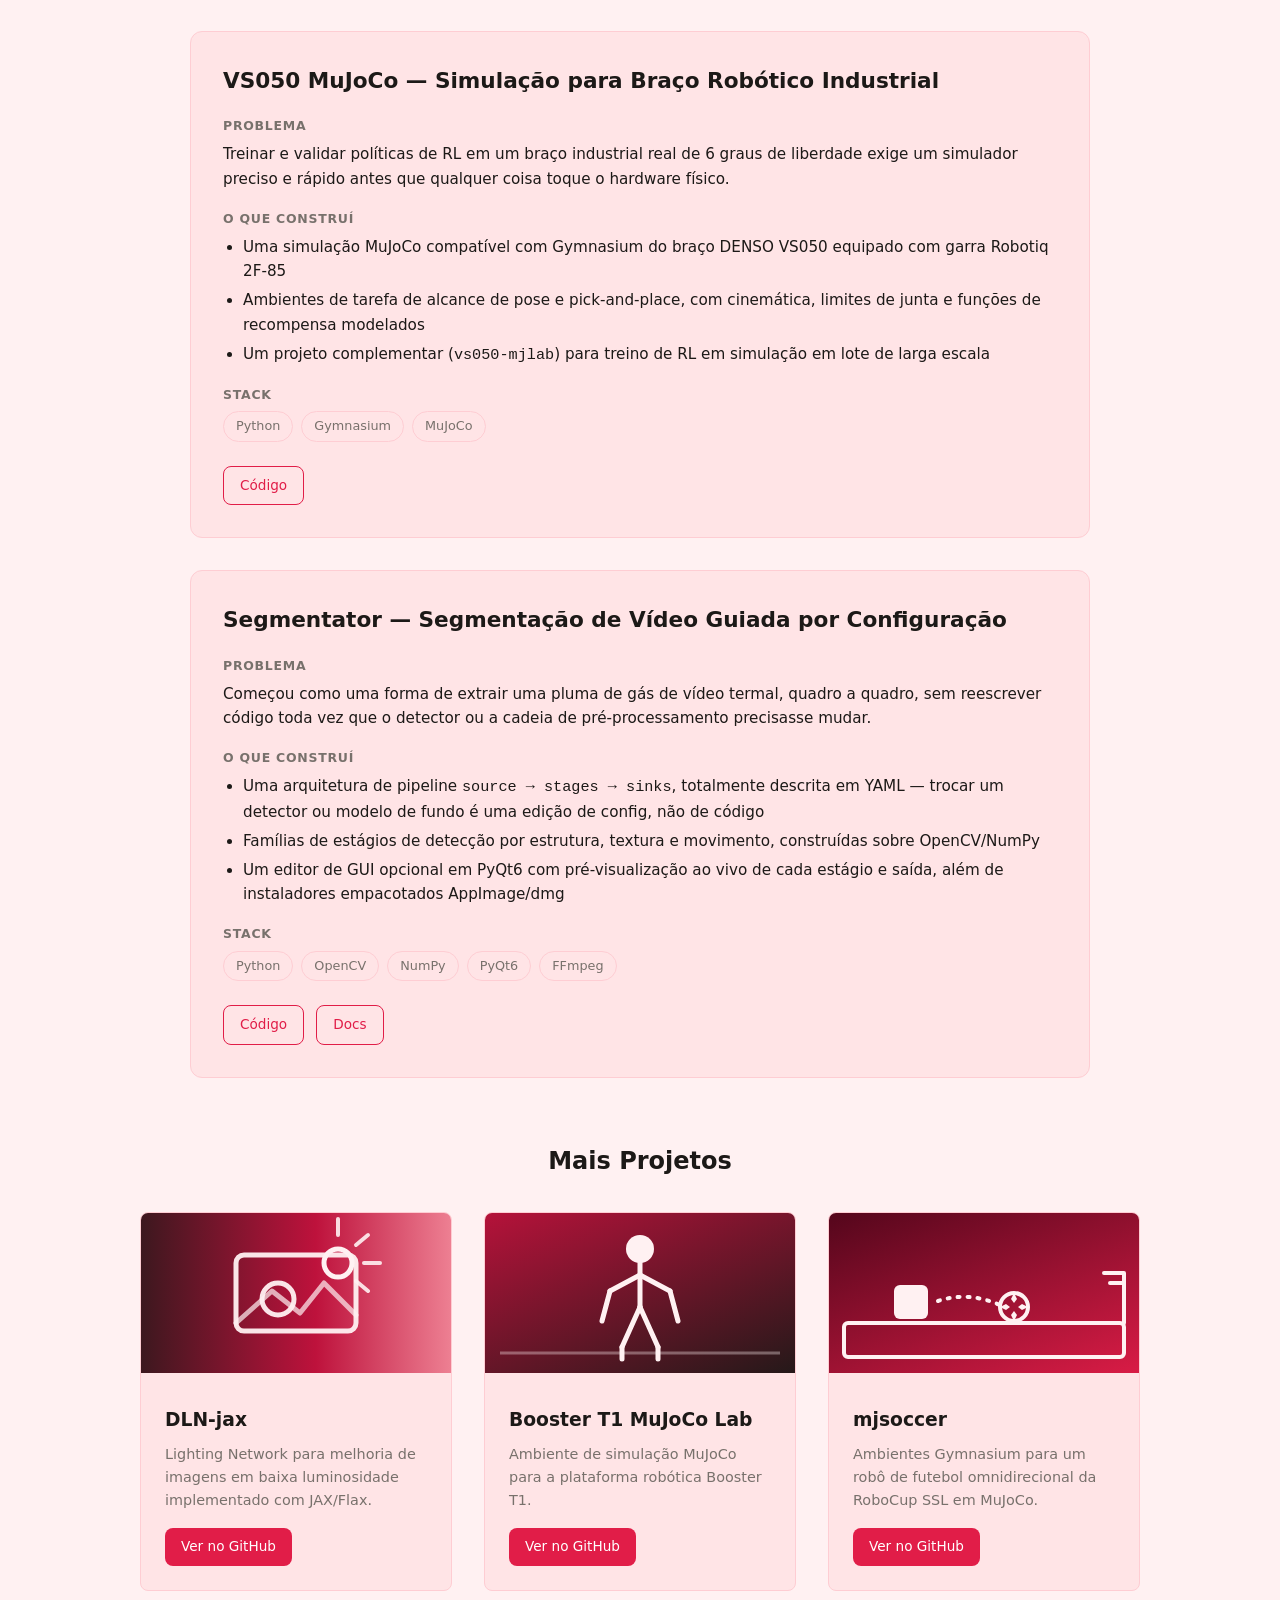
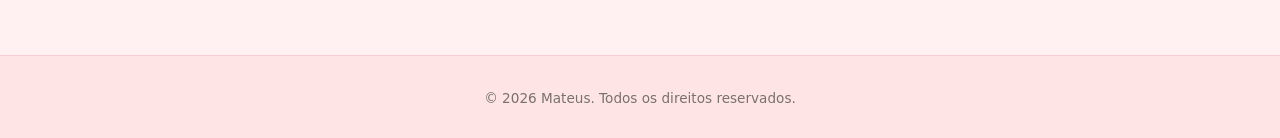
<file: pt/pages/projects.html>
<!DOCTYPE html>
<html lang="pt-BR">
<head>
  <meta charset="UTF-8">
  <meta name="viewport" content="width=device-width, initial-scale=1.0">
  <title>Projetos — Mateus</title>
  <link rel="stylesheet" href="../../css/style.css">
</head>
<body>
  <nav class="nav">
    <a href="../index.html" class="nav__logo">
      <img src="../../assets/images/avatar.jpg" alt="" class="nav__avatar">
      Mateus
    </a>
    <button class="nav__toggle" aria-label="Alternar navegação" aria-expanded="false">
      <span class="nav__toggle-bar"></span>
      <span class="nav__toggle-bar"></span>
      <span class="nav__toggle-bar"></span>
    </button>
    <ul class="nav__links">
      <li><a href="../index.html">Início</a></li>
      <li><a href="about.html">Sobre</a></li>
      <li><a href="publications.html">Publicações</a></li>
      <li><a href="cv.html">CV</a></li>
      <li><a href="projects.html" class="active">Projetos</a></li>
      <li class="nav__lang"><a href="../../en/pages/projects.html" title="English">EN</a></li>
    </ul>
  </nav>

  <main>
    <h1 class="page-title">Projetos</h1>

    <section class="flagship-section">
      <p class="section-subtitle">Pesquisa → implementação → robô real. Os projetos abaixo, ordenados por relevância para contratação, mostram esse caminho completo, ponta a ponta.</p>
      <div class="flagship-grid">

        <article class="flagship-card">
          <div class="flagship-card__header">
            <h3>DyLam — Ponderação Dinâmica de Recompensas para RL</h3>
            <span class="flagship-card__venue">AAMAS 2025</span>
          </div>
          <div class="flagship-card__section">
            <h4>Problema</h4>
            <p>Tarefas de aprendizado por reforço multiobjetivo precisam de vários componentes de recompensa ponderados entre si. Pesos fixos, definidos uma vez antes do treino, tendem a produzir políticas instáveis ou subótimas conforme o treino avança.</p>
          </div>
          <div class="flagship-card__section">
            <h4>O que construí</h4>
            <ul>
              <li>Um framework que reponderá dinamicamente os componentes de recompensa durante o treino, em vez de fixá-los previamente</li>
              <li>Implementação em PyTorch, rastreada e comparada via Weights &amp; Biases</li>
              <li>Avaliado em Gymnasium/MuJoCo, MO-Gymnasium e no simulador de futebol de robôs rSoccer-gym, próprio da equipe</li>
            </ul>
          </div>
          <div class="flagship-card__section">
            <h4>Resultado</h4>
            <p>Revisado por pares e publicado na AAMAS 2025, um dos principais veículos de sistemas multiagente.</p>
          </div>
          <div class="flagship-card__section">
            <h4>Stack</h4>
            <div class="tag-list">
              <span class="tag">Python</span><span class="tag">PyTorch</span><span class="tag">Gymnasium</span><span class="tag">MuJoCo</span><span class="tag">MO-Gymnasium</span><span class="tag">Weights &amp; Biases</span>
            </div>
          </div>
          <div class="flagship-card__links">
            <a href="https://ifaamas.csc.liv.ac.uk/Proceedings/aamas2025/pdfs/p2651.pdf" target="_blank" rel="noopener" class="btn btn--sm">Artigo</a>
            <a href="https://github.com/goncamateus/dylam" target="_blank" rel="noopener" class="btn btn--sm btn--outline">Código</a>
          </div>
        </article>

        <article class="flagship-card">
          <div class="flagship-card__header">
            <h3>Planning the Path with RL — Planejamento de Caminho na RoboCup SSL</h3>
            <span class="flagship-card__venue">arXiv 2024</span>
          </div>
          <div class="flagship-card__section">
            <h4>Problema</h4>
            <p>Robôs da RoboCup Small Size League precisam de planejamento de caminho/trajetória que seja rápido quando o campo está livre, mas que ainda evite com segurança obstáculos estáticos e móveis quando não está.</p>
          </div>
          <div class="flagship-card__section">
            <h4>O que construí</h4>
            <ul>
              <li>Um planejador de caminho baseado em RL, treinado no simulador rSoccer-gym da equipe e rastreado com Weights &amp; Biases</li>
              <li>Comparado com algoritmos de planejamento de referência em cenários sem obstáculos e com obstáculos únicos/móveis</li>
              <li>Levado da simulação a testes em robô real (o repositório inclui uma suíte dedicada <code>real_tests/</code>)</li>
            </ul>
          </div>
          <div class="flagship-card__section">
            <h4>Resultado</h4>
            <p>Ganho de <strong>60% em tempo</strong> sobre os algoritmos de referência em ambientes sem obstáculos, com desvio de obstáculos dinâmicos demonstrado contra obstáculos móveis.</p>
          </div>
          <div class="flagship-card__section">
            <h4>Stack</h4>
            <div class="tag-list">
              <span class="tag">Python</span><span class="tag">PyTorch</span><span class="tag">rSoccer-gym</span><span class="tag">Weights &amp; Biases</span>
            </div>
          </div>
          <div class="flagship-card__links">
            <a href="https://arxiv.org/abs/2404.15410" target="_blank" rel="noopener" class="btn btn--sm">Artigo</a>
            <a href="https://github.com/goncamateus/Planning-the-path-with-rl" target="_blank" rel="noopener" class="btn btn--sm btn--outline">Código</a>
          </div>
        </article>

        <article class="flagship-card">
          <div class="flagship-card__header">
            <h3>VS050 MuJoCo — Simulação para Braço Robótico Industrial</h3>
          </div>
          <div class="flagship-card__section">
            <h4>Problema</h4>
            <p>Treinar e validar políticas de RL em um braço industrial real de 6 graus de liberdade exige um simulador preciso e rápido antes que qualquer coisa toque o hardware físico.</p>
          </div>
          <div class="flagship-card__section">
            <h4>O que construí</h4>
            <ul>
              <li>Uma simulação MuJoCo compatível com Gymnasium do braço DENSO VS050 equipado com garra Robotiq 2F-85</li>
              <li>Ambientes de tarefa de alcance de pose e pick-and-place, com cinemática, limites de junta e funções de recompensa modelados</li>
              <li>Um projeto complementar (<code>vs050-mjlab</code>) para treino de RL em simulação em lote de larga escala</li>
            </ul>
          </div>
          <div class="flagship-card__section">
            <h4>Stack</h4>
            <div class="tag-list">
              <span class="tag">Python</span><span class="tag">Gymnasium</span><span class="tag">MuJoCo</span>
            </div>
          </div>
          <div class="flagship-card__links">
            <a href="https://github.com/goncamateus/vs050_mujoco" target="_blank" rel="noopener" class="btn btn--sm btn--outline">Código</a>
          </div>
        </article>

        <article class="flagship-card">
          <div class="flagship-card__header">
            <h3>Segmentator — Segmentação de Vídeo Guiada por Configuração</h3>
          </div>
          <div class="flagship-card__section">
            <h4>Problema</h4>
            <p>Começou como uma forma de extrair uma pluma de gás de vídeo termal, quadro a quadro, sem reescrever código toda vez que o detector ou a cadeia de pré-processamento precisasse mudar.</p>
          </div>
          <div class="flagship-card__section">
            <h4>O que construí</h4>
            <ul>
              <li>Uma arquitetura de pipeline <code>source → stages → sinks</code>, totalmente descrita em YAML — trocar um detector ou modelo de fundo é uma edição de config, não de código</li>
              <li>Famílias de estágios de detecção por estrutura, textura e movimento, construídas sobre OpenCV/NumPy</li>
              <li>Um editor de GUI opcional em PyQt6 com pré-visualização ao vivo de cada estágio e saída, além de instaladores empacotados AppImage/dmg</li>
            </ul>
          </div>
          <div class="flagship-card__section">
            <h4>Stack</h4>
            <div class="tag-list">
              <span class="tag">Python</span><span class="tag">OpenCV</span><span class="tag">NumPy</span><span class="tag">PyQt6</span><span class="tag">FFmpeg</span>
            </div>
          </div>
          <div class="flagship-card__links">
            <a href="https://github.com/goncamateus/segmentator" target="_blank" rel="noopener" class="btn btn--sm btn--outline">Código</a>
            <a href="https://goncamateus.github.io/segmentator/" target="_blank" rel="noopener" class="btn btn--sm btn--outline">Docs</a>
          </div>
        </article>

      </div>
    </section>

    <h2 class="section-title">Mais Projetos</h2>
    <div class="project-grid">
      <article class="project-card">
        <img src="../../assets/images/projects/dln-jax.svg" alt="DLN-jax">
        <div class="project-card__content">
          <h3>DLN-jax</h3>
          <p>Lighting Network para melhoria de imagens em baixa luminosidade implementado com JAX/Flax.</p>
          <a href="https://github.com/goncamateus/DLN-jax" target="_blank" rel="noopener" class="btn btn--sm">Ver no GitHub</a>
        </div>
      </article>

      <article class="project-card">
        <img src="../../assets/images/projects/booster-t1-mujoco.svg" alt="booster-t1-mjlab">
        <div class="project-card__content">
          <h3>Booster T1 MuJoCo Lab</h3>
          <p>Ambiente de simulação MuJoCo para a plataforma robótica Booster T1.</p>
          <a href="https://github.com/goncamateus/booster-t1-mjlab" target="_blank" rel="noopener" class="btn btn--sm">Ver no GitHub</a>
        </div>
      </article>

      <article class="project-card">
        <img src="../../assets/images/projects/mjsoccer.svg" alt="mjsoccer">
        <div class="project-card__content">
          <h3>mjsoccer</h3>
          <p>Ambientes Gymnasium para um robô de futebol omnidirecional da RoboCup SSL em MuJoCo.</p>
          <a href="https://github.com/goncamateus/mjsoccer" target="_blank" rel="noopener" class="btn btn--sm">Ver no GitHub</a>
        </div>
      </article>
    </div>
  </main>

  <footer class="footer">
    <p>&copy; 2026 Mateus. Todos os direitos reservados.</p>
  </footer>

  <script src="../../js/main.js"></script>
</body>
</html>
</file>
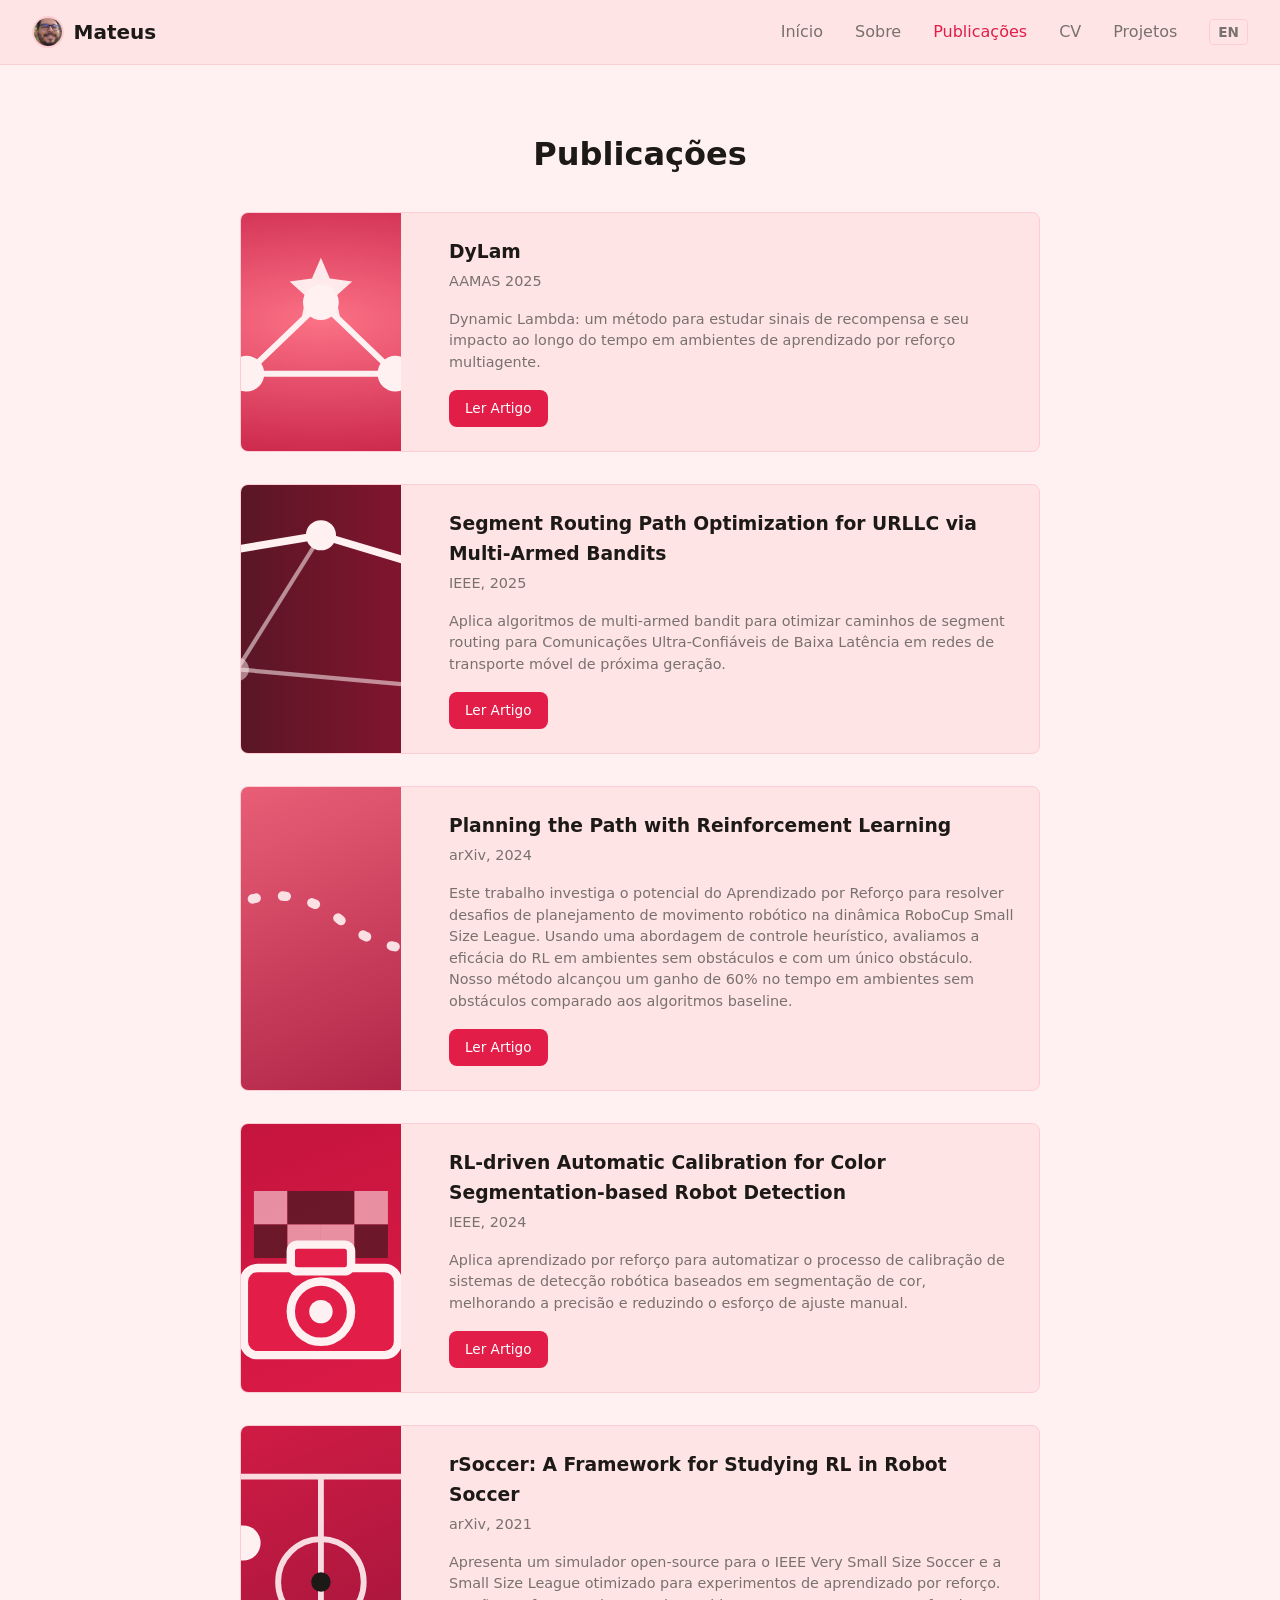
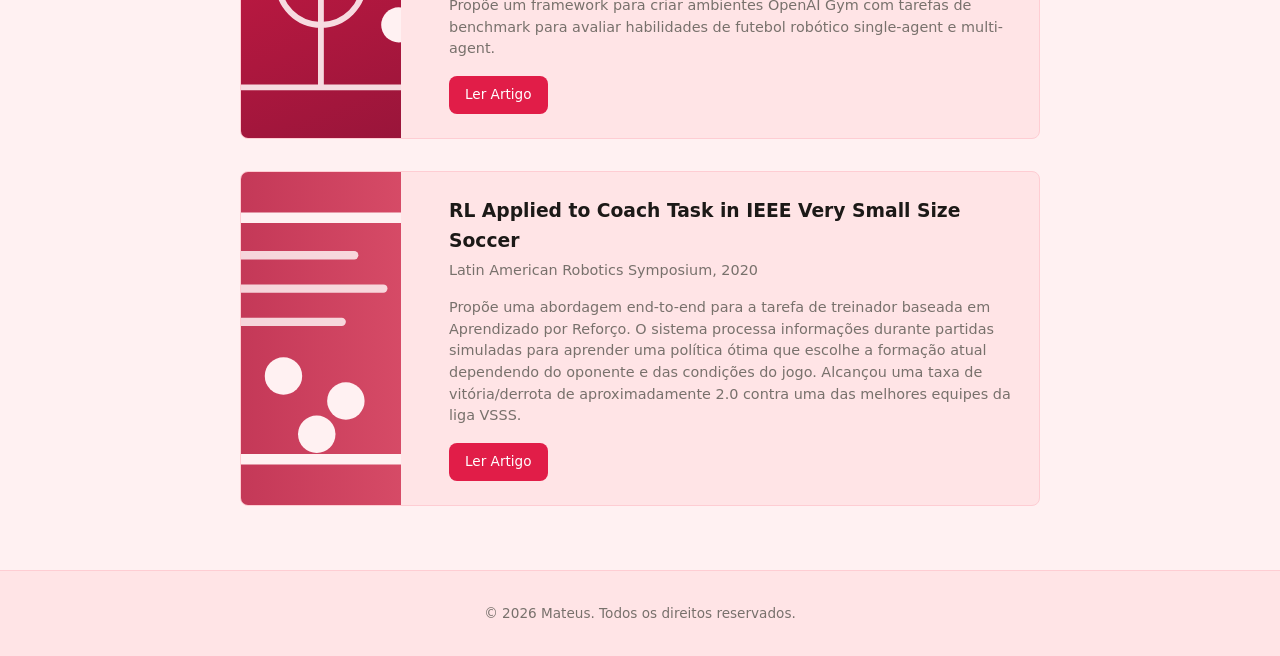
<file: pt/pages/publications.html>
<!DOCTYPE html>
<html lang="pt-BR">
<head>
  <meta charset="UTF-8">
  <meta name="viewport" content="width=device-width, initial-scale=1.0">
  <title>Publicações — Mateus</title>
  <link rel="stylesheet" href="../../css/style.css">
</head>
<body>
  <nav class="nav">
    <a href="../index.html" class="nav__logo">
      <img src="../../assets/images/avatar.jpg" alt="" class="nav__avatar">
      Mateus
    </a>
    <button class="nav__toggle" aria-label="Alternar navegação" aria-expanded="false">
      <span class="nav__toggle-bar"></span>
      <span class="nav__toggle-bar"></span>
      <span class="nav__toggle-bar"></span>
    </button>
    <ul class="nav__links">
      <li><a href="../index.html">Início</a></li>
      <li><a href="about.html">Sobre</a></li>
      <li><a href="publications.html" class="active">Publicações</a></li>
      <li><a href="cv.html">CV</a></li>
      <li><a href="projects.html">Projetos</a></li>
      <li class="nav__lang"><a href="../../en/pages/publications.html" title="English">EN</a></li>
    </ul>
  </nav>

  <main>
    <h1 class="page-title">Publicações</h1>

    <div class="pub-list">
      <article class="pub-card">
        <img src="../../assets/images/publications/dylam-aamas2025.svg" alt="DyLam" class="pub-card__img">
        <div class="pub-card__content">
          <h3>DyLam</h3>
          <p class="pub-card__venue">AAMAS 2025</p>
          <p>Dynamic Lambda: um método para estudar sinais de recompensa e seu impacto ao longo do tempo em ambientes de aprendizado por reforço multiagente.</p>
          <a href="https://ifaamas.csc.liv.ac.uk/Proceedings/aamas2025/pdfs/p2651.pdf" target="_blank" rel="noopener" class="btn btn--sm">Ler Artigo</a>
        </div>
      </article>

      <article class="pub-card">
        <img src="../../assets/images/publications/segment-routing-mab-ieee2025.svg" alt="Segment Routing" class="pub-card__img">
        <div class="pub-card__content">
          <h3>Segment Routing Path Optimization for URLLC via Multi-Armed Bandits</h3>
          <p class="pub-card__venue">IEEE, 2025</p>
          <p>Aplica algoritmos de multi-armed bandit para otimizar caminhos de segment routing para Comunicações Ultra-Confiáveis de Baixa Latência em redes de transporte móvel de próxima geração.</p>
          <a href="https://ieeexplore.ieee.org/abstract/document/11478527" target="_blank" rel="noopener" class="btn btn--sm">Ler Artigo</a>
        </div>
      </article>

      <article class="pub-card">
        <img src="../../assets/images/publications/planning-path-rl-arxiv2024.svg" alt="Planning the path with RL" class="pub-card__img">
        <div class="pub-card__content">
          <h3>Planning the Path with Reinforcement Learning</h3>
          <p class="pub-card__venue">arXiv, 2024</p>
          <p>Este trabalho investiga o potencial do Aprendizado por Reforço para resolver desafios de planejamento de movimento robótico na dinâmica RoboCup Small Size League. Usando uma abordagem de controle heurístico, avaliamos a eficácia do RL em ambientes sem obstáculos e com um único obstáculo. Nosso método alcançou um ganho de 60% no tempo em ambientes sem obstáculos comparado aos algoritmos baseline.</p>
          <a href="https://arxiv.org/abs/2404.15410" target="_blank" rel="noopener" class="btn btn--sm">Ler Artigo</a>
        </div>
      </article>

      <article class="pub-card">
        <img src="../../assets/images/publications/rl-calibration-ieee2024.svg" alt="Auto calibration" class="pub-card__img">
        <div class="pub-card__content">
          <h3>RL-driven Automatic Calibration for Color Segmentation-based Robot Detection</h3>
          <p class="pub-card__venue">IEEE, 2024</p>
          <p>Aplica aprendizado por reforço para automatizar o processo de calibração de sistemas de detecção robótica baseados em segmentação de cor, melhorando a precisão e reduzindo o esforço de ajuste manual.</p>
          <a href="https://ieeexplore.ieee.org/abstract/document/10786410" target="_blank" rel="noopener" class="btn btn--sm">Ler Artigo</a>
        </div>
      </article>

      <article class="pub-card">
        <img src="../../assets/images/publications/rsoccer-arxiv2021.svg" alt="rSoccer" class="pub-card__img">
        <div class="pub-card__content">
          <h3>rSoccer: A Framework for Studying RL in Robot Soccer</h3>
          <p class="pub-card__venue">arXiv, 2021</p>
          <p>Apresenta um simulador open-source para o IEEE Very Small Size Soccer e a Small Size League otimizado para experimentos de aprendizado por reforço. Propõe um framework para criar ambientes OpenAI Gym com tarefas de benchmark para avaliar habilidades de futebol robótico single-agent e multi-agent.</p>
          <a href="https://arxiv.org/abs/2106.12895" target="_blank" rel="noopener" class="btn btn--sm">Ler Artigo</a>
        </div>
      </article>

      <article class="pub-card">
        <img src="../../assets/images/publications/rl-coach-vsss-lars2020.svg" alt="Coach task VSSS" class="pub-card__img">
        <div class="pub-card__content">
          <h3>RL Applied to Coach Task in IEEE Very Small Size Soccer</h3>
          <p class="pub-card__venue">Latin American Robotics Symposium, 2020</p>
          <p>Propõe uma abordagem end-to-end para a tarefa de treinador baseada em Aprendizado por Reforço. O sistema processa informações durante partidas simuladas para aprender uma política ótima que escolhe a formação atual dependendo do oponente e das condições do jogo. Alcançou uma taxa de vitória/derrota de aproximadamente 2.0 contra uma das melhores equipes da liga VSSS.</p>
          <a href="https://arxiv.org/abs/2011.11785" target="_blank" rel="noopener" class="btn btn--sm">Ler Artigo</a>
        </div>
      </article>
    </div>
  </main>

  <footer class="footer">
    <p>&copy; 2026 Mateus. Todos os direitos reservados.</p>
  </footer>

  <script src="../../js/main.js"></script>
</body>
</html>
</file>
<file: css/style.css>
:root {
  --bg: #fff1f2;
  --bg-secondary: #ffe4e6;
  --text: #1c1917;
  --text-secondary: #78716c;
  --accent: #e11d48;
  --accent-hover: #be123c;
  --border: #fecdd3;
  --shadow: rgba(225, 29, 72, 0.1);
}

@media (prefers-color-scheme: dark) {
  :root {
    --bg: #1c1917;
    --bg-secondary: #292524;
    --text: #fafaf9;
    --text-secondary: #a8a29e;
    --accent: #f43f5e;
    --accent-hover: #e11d48;
    --border: #44403c;
    --shadow: rgba(244, 63, 94, 0.2);
  }
}

* {
  margin: 0;
  padding: 0;
  box-sizing: border-box;
}

body {
  font-family: system-ui, -apple-system, sans-serif;
  background: var(--bg);
  color: var(--text);
  line-height: 1.6;
  min-height: 100vh;
  display: flex;
  flex-direction: column;
}

/* Nav */
.nav {
  display: flex;
  align-items: center;
  justify-content: space-between;
  padding: 1rem 2rem;
  background: var(--bg-secondary);
  border-bottom: 1px solid var(--border);
  position: relative;
}

.nav__logo {
  display: flex;
  align-items: center;
  gap: 0.6rem;
  font-size: 1.25rem;
  font-weight: 700;
  color: var(--text);
  text-decoration: none;
}

.nav__avatar {
  width: 32px;
  height: 32px;
  border-radius: 50%;
  object-fit: cover;
  border: 2px solid var(--border);
}

.nav__links {
  display: flex;
  gap: 2rem;
  list-style: none;
}

.nav__links a {
  color: var(--text-secondary);
  text-decoration: none;
  font-weight: 500;
  transition: color 0.2s;
}

.nav__links a:hover,
.nav__links a.active {
  color: var(--accent);
}

.nav__lang a {
  color: var(--text-secondary);
  font-weight: 700;
  border: 1px solid var(--border);
  border-radius: 0.25rem;
  padding: 0.25rem 0.5rem;
  font-size: 0.85rem;
}

.nav__lang a:hover {
  border-color: var(--accent);
  color: var(--accent);
}

.nav__toggle {
  display: none;
  flex-direction: column;
  gap: 4px;
  background: none;
  border: none;
  cursor: pointer;
  padding: 0.5rem;
}

.nav__toggle-bar {
  width: 24px;
  height: 2px;
  background: var(--text);
  transition: 0.3s;
}

/* Main */
main {
  flex: 1;
  padding: 4rem 2rem;
}

/* Hero */
.hero {
  display: flex;
  align-items: center;
  justify-content: center;
  text-align: center;
  padding-bottom: 3rem;
}

.hero__content {
  max-width: 600px;
}

.hero__photo {
  width: 150px;
  height: 150px;
  border-radius: 50%;
  object-fit: cover;
  margin-bottom: 1.5rem;
  border: 3px solid var(--border);
}

.hero h1 {
  font-size: 2.5rem;
  margin-bottom: 0.5rem;
}

.hero__role {
  font-size: 1.15rem;
  font-weight: 700;
  color: var(--accent);
  margin-bottom: 0.25rem;
}

.hero__skills {
  font-size: 1rem;
  color: var(--text-secondary);
  margin-bottom: 1rem;
}

.hero__tagline {
  font-size: 1.15rem;
  color: var(--text-secondary);
  margin-bottom: 1.5rem;
}

.hero__cta {
  display: flex;
  gap: 1rem;
  justify-content: center;
  flex-wrap: wrap;
  margin-bottom: 2rem;
}

.hero__socials {
  display: flex;
  gap: 1rem;
  justify-content: center;
  margin-bottom: 0.5rem;
}

.hero__socials a {
  display: flex;
  align-items: center;
  justify-content: center;
  width: 40px;
  height: 40px;
  border-radius: 50%;
  background: var(--bg-secondary);
  border: 1px solid var(--border);
  color: var(--accent);
  transition: color 0.2s, border-color 0.2s, background 0.2s;
}

.hero__socials a:hover {
  color: var(--accent-hover);
  border-color: var(--accent-hover);
  background: var(--bg);
}

/* Buttons */
.btn {
  display: inline-block;
  padding: 0.75rem 1.5rem;
  background: var(--accent);
  color: #fff;
  text-decoration: none;
  border-radius: 0.5rem;
  font-weight: 500;
  transition: background 0.2s;
}

.btn:hover {
  background: var(--accent-hover);
}

.btn--outline {
  background: transparent;
  color: var(--accent);
  border: 1.5px solid var(--accent);
}

.btn--outline:hover {
  background: var(--accent);
  color: #fff;
}

/* Engineering Stack */
.stack-section {
  max-width: 900px;
  margin: 0 auto 3rem;
}

.stack-section h2 {
  text-align: center;
  font-size: 1.5rem;
  margin-bottom: 2rem;
}

.stack-grid {
  display: grid;
  grid-template-columns: repeat(auto-fit, minmax(200px, 1fr));
  gap: 2rem;
}

.stack-group h3 {
  font-size: 0.8rem;
  text-transform: uppercase;
  letter-spacing: 0.05em;
  color: var(--accent);
  margin-bottom: 0.75rem;
}

.tag-list {
  display: flex;
  flex-wrap: wrap;
  gap: 0.5rem;
}

.tag {
  background: var(--bg-secondary);
  border: 1px solid var(--border);
  border-radius: 999px;
  padding: 0.25rem 0.75rem;
  font-size: 0.8rem;
  color: var(--text-secondary);
}

/* Flagship Projects */
.flagship-section {
  max-width: 900px;
  margin: 0 auto 4rem;
}

.section-subtitle {
  text-align: center;
  color: var(--text-secondary);
  margin-top: -1.5rem;
  margin-bottom: 2.5rem;
}

.flagship-grid {
  display: flex;
  flex-direction: column;
  gap: 2rem;
}

.flagship-card {
  background: var(--bg-secondary);
  border: 1px solid var(--border);
  border-radius: 0.75rem;
  padding: 2rem;
}

.flagship-card__header {
  display: flex;
  justify-content: space-between;
  align-items: baseline;
  flex-wrap: wrap;
  gap: 0.5rem 1rem;
  margin-bottom: 0.75rem;
}

.flagship-card h3 {
  font-size: 1.35rem;
}

.flagship-card__venue {
  font-size: 0.85rem;
  color: var(--accent);
  font-weight: 600;
  white-space: nowrap;
}

.flagship-card__section {
  margin-top: 1.1rem;
}

.flagship-card__section h4 {
  font-size: 0.78rem;
  text-transform: uppercase;
  letter-spacing: 0.06em;
  color: var(--text-secondary);
  margin-bottom: 0.4rem;
}

.flagship-card__section p,
.flagship-card__section ul {
  color: var(--text);
  font-size: 0.95rem;
}

.flagship-card__section ul {
  padding-left: 1.25rem;
}

.flagship-card__section li {
  margin-bottom: 0.3rem;
}

.flagship-card__links {
  margin-top: 1.5rem;
  display: flex;
  gap: 0.75rem;
  flex-wrap: wrap;
}

/* Project Grid */
.project-grid {
  display: grid;
  grid-template-columns: repeat(auto-fit, minmax(280px, 1fr));
  gap: 2rem;
  max-width: 1000px;
  margin: 0 auto;
}

.project-card {
  background: var(--bg-secondary);
  border: 1px solid var(--border);
  border-radius: 0.5rem;
  overflow: hidden;
  transition: box-shadow 0.2s;
}

.project-card:hover {
  box-shadow: 0 4px 12px var(--shadow);
}

.project-card img {
  width: 100%;
  height: 160px;
  object-fit: cover;
}

.project-card__content {
  padding: 1.5rem;
}

.project-card h3 {
  margin-bottom: 0.5rem;
}

.project-card p {
  color: var(--text-secondary);
  font-size: 0.9rem;
  margin-bottom: 1rem;
}

.project-card .btn {
  font-size: 0.85rem;
  padding: 0.5rem 1rem;
}

/* About */
.about {
  max-width: 700px;
  margin: 0 auto;
}

.about__photo {
  width: 200px;
  height: 200px;
  border-radius: 50%;
  object-fit: cover;
  margin-bottom: 2rem;
  border: 3px solid var(--border);
}

.about h1 {
  font-size: 2rem;
  margin-bottom: 1.5rem;
}

.about h2 {
  font-size: 1.35rem;
  margin-top: 2rem;
  margin-bottom: 0.75rem;
  color: var(--text);
}

.about p {
  margin-bottom: 1rem;
  color: var(--text-secondary);
}

.about a {
  color: var(--accent);
  text-decoration: none;
}

.about a:hover {
  text-decoration: underline;
}

.contact-list {
  list-style: none;
  padding: 0;
  display: flex;
  flex-direction: column;
  gap: 0.75rem;
}

.contact-list li {
  display: flex;
  align-items: center;
  gap: 0.75rem;
  color: var(--text-secondary);
}

.contact-list svg {
  color: var(--accent);
  flex-shrink: 0;
}

/* Page title */
.page-title {
  font-size: 2rem;
  margin-bottom: 2rem;
  text-align: center;
}

.section-title {
  font-size: 1.5rem;
  margin: 3rem auto 2rem;
  text-align: center;
  max-width: 900px;
}

/* Publication list */
.pub-list {
  max-width: 800px;
  margin: 0 auto;
  display: flex;
  flex-direction: column;
  gap: 2rem;
}

.pub-card {
  display: flex;
  gap: 1.5rem;
  background: var(--bg-secondary);
  border: 1px solid var(--border);
  border-radius: 0.5rem;
  overflow: hidden;
  transition: box-shadow 0.2s;
}

.pub-card:hover {
  box-shadow: 0 4px 12px var(--shadow);
}

.pub-card__img {
  width: 160px;
  min-height: 100%;
  object-fit: cover;
  flex-shrink: 0;
}

.pub-card__content {
  padding: 1.5rem;
  flex: 1;
}

.pub-card__content h3 {
  margin-bottom: 0.25rem;
}

.pub-card__venue {
  font-size: 0.85rem;
  color: var(--accent);
  font-weight: 500;
  margin-bottom: 0.75rem;
}

.pub-card__content p {
  color: var(--text-secondary);
  font-size: 0.9rem;
  margin-bottom: 1rem;
  line-height: 1.5;
}

.btn--sm {
  font-size: 0.85rem;
  padding: 0.5rem 1rem;
}

/* Mobile pub cards */
@media (max-width: 768px) {
  .pub-card {
    flex-direction: column;
  }

  .pub-card__img {
    width: 100%;
    height: 160px;
  }
}

/* Footer */
.footer {
  text-align: center;
  padding: 2rem;
  background: var(--bg-secondary);
  border-top: 1px solid var(--border);
  color: var(--text-secondary);
  font-size: 0.85rem;
}

/* Mobile */
@media (max-width: 768px) {
  .nav__toggle {
    display: flex;
  }

  .nav__links {
    display: none;
    flex-direction: column;
    position: absolute;
    top: 100%;
    left: 0;
    right: 0;
    background: var(--bg-secondary);
    padding: 1rem 2rem;
    gap: 1rem;
    border-bottom: 1px solid var(--border);
  }

  .nav__links.active {
    display: flex;
  }

  .hero h1 {
    font-size: 1.75rem;
  }
}

/* CV Page */
.cv {
  max-width: 700px;
  margin: 0 auto;
}

.cv h1 {
  font-size: 2rem;
  margin-bottom: 1.5rem;
}

.cv__download {
  margin-bottom: 2rem;
}

.btn--download {
  display: inline-flex;
  align-items: center;
  gap: 0.5rem;
}

.cv__section {
  margin-bottom: 2.5rem;
}

.cv__section h2 {
  font-size: 1.35rem;
  margin-bottom: 1rem;
  color: var(--text);
  border-bottom: 1px solid var(--border);
  padding-bottom: 0.5rem;
}

.cv__item {
  margin-bottom: 1.5rem;
}

.cv__item h3 {
  font-size: 1.15rem;
  margin-bottom: 0.25rem;
  color: var(--accent);
  font-weight: 700;
}

.cv__meta {
  font-size: 0.9rem;
  color: var(--text-secondary);
  margin-bottom: 0.5rem;
}

.cv__item ul {
  list-style: disc;
  padding-left: 1.25rem;
  color: var(--text-secondary);
}

.cv__item ul li {
  margin-bottom: 0.35rem;
}

.cv__skills p {
  margin-bottom: 0.75rem;
  color: var(--text-secondary);
}

.cv__section > ul {
  list-style: disc;
  padding-left: 1.25rem;
  color: var(--text-secondary);
}

.cv__section > ul li {
  margin-bottom: 0.5rem;
}
</file>
